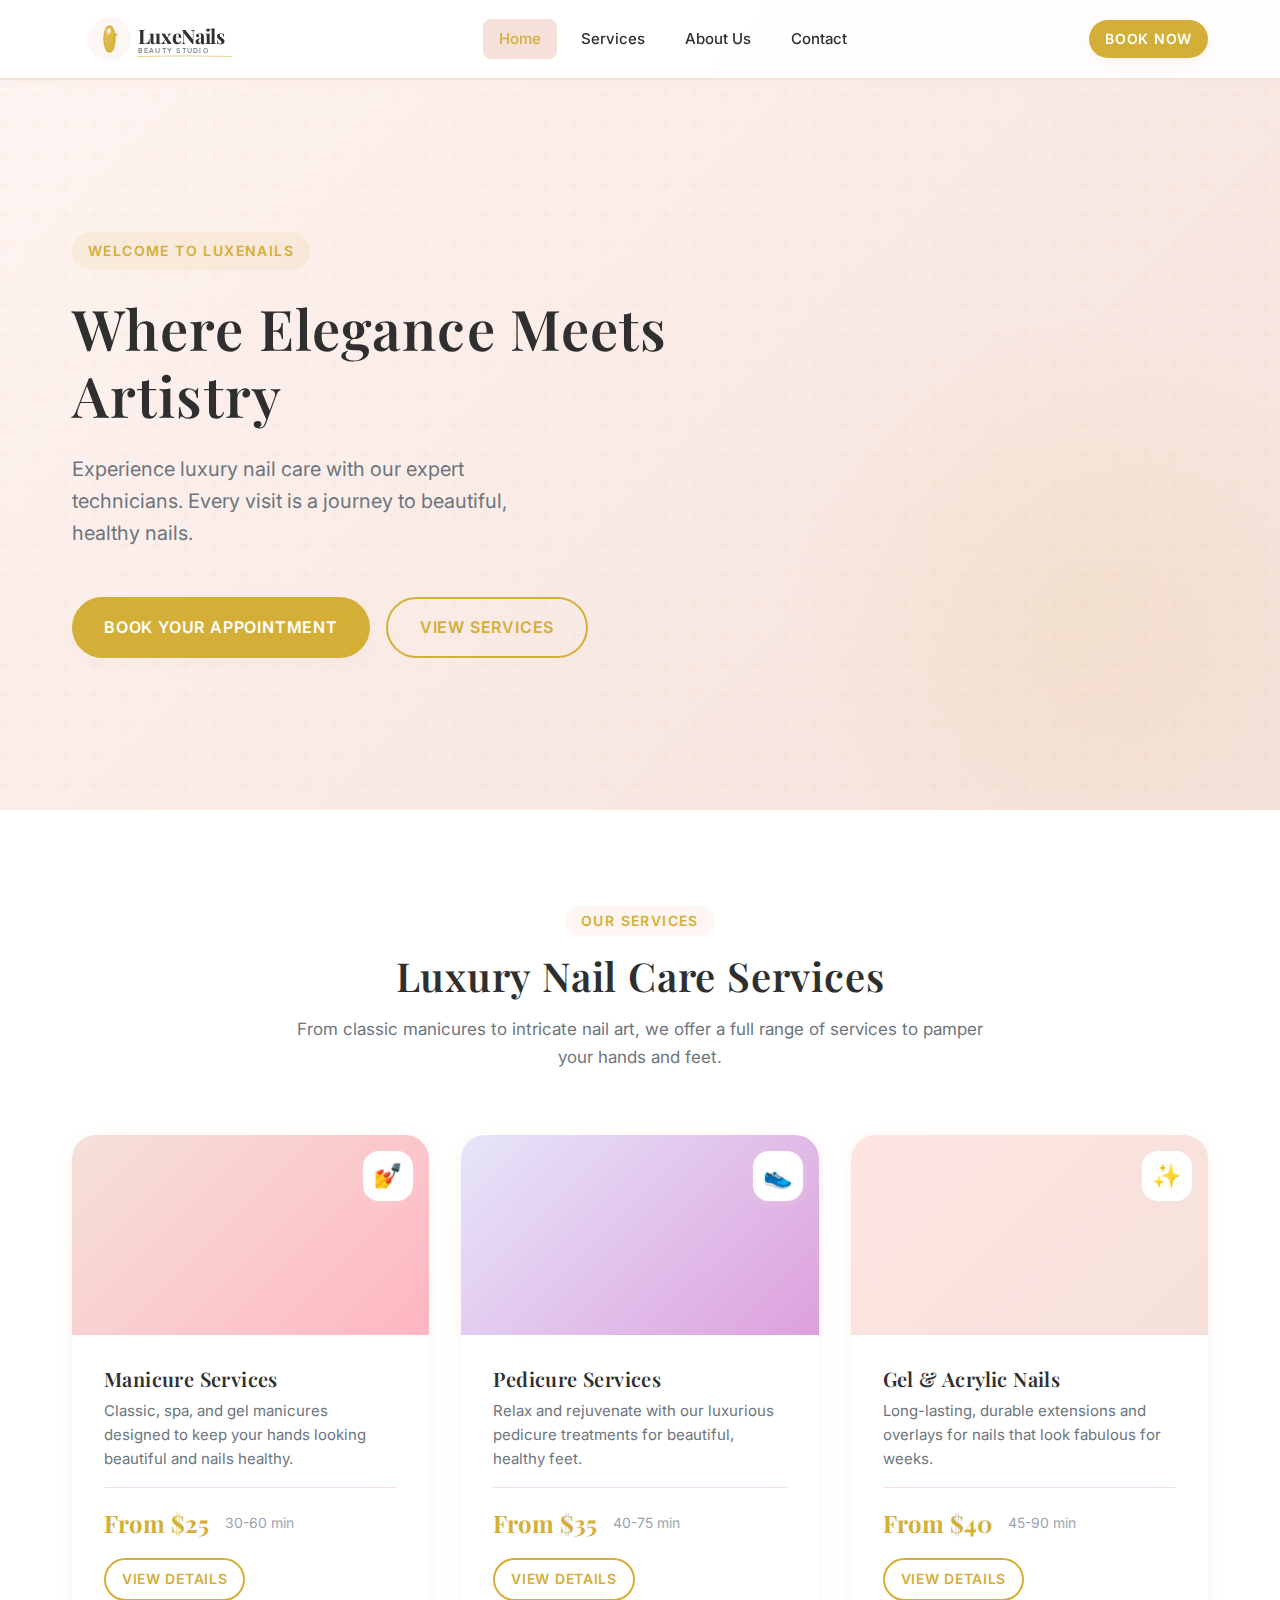
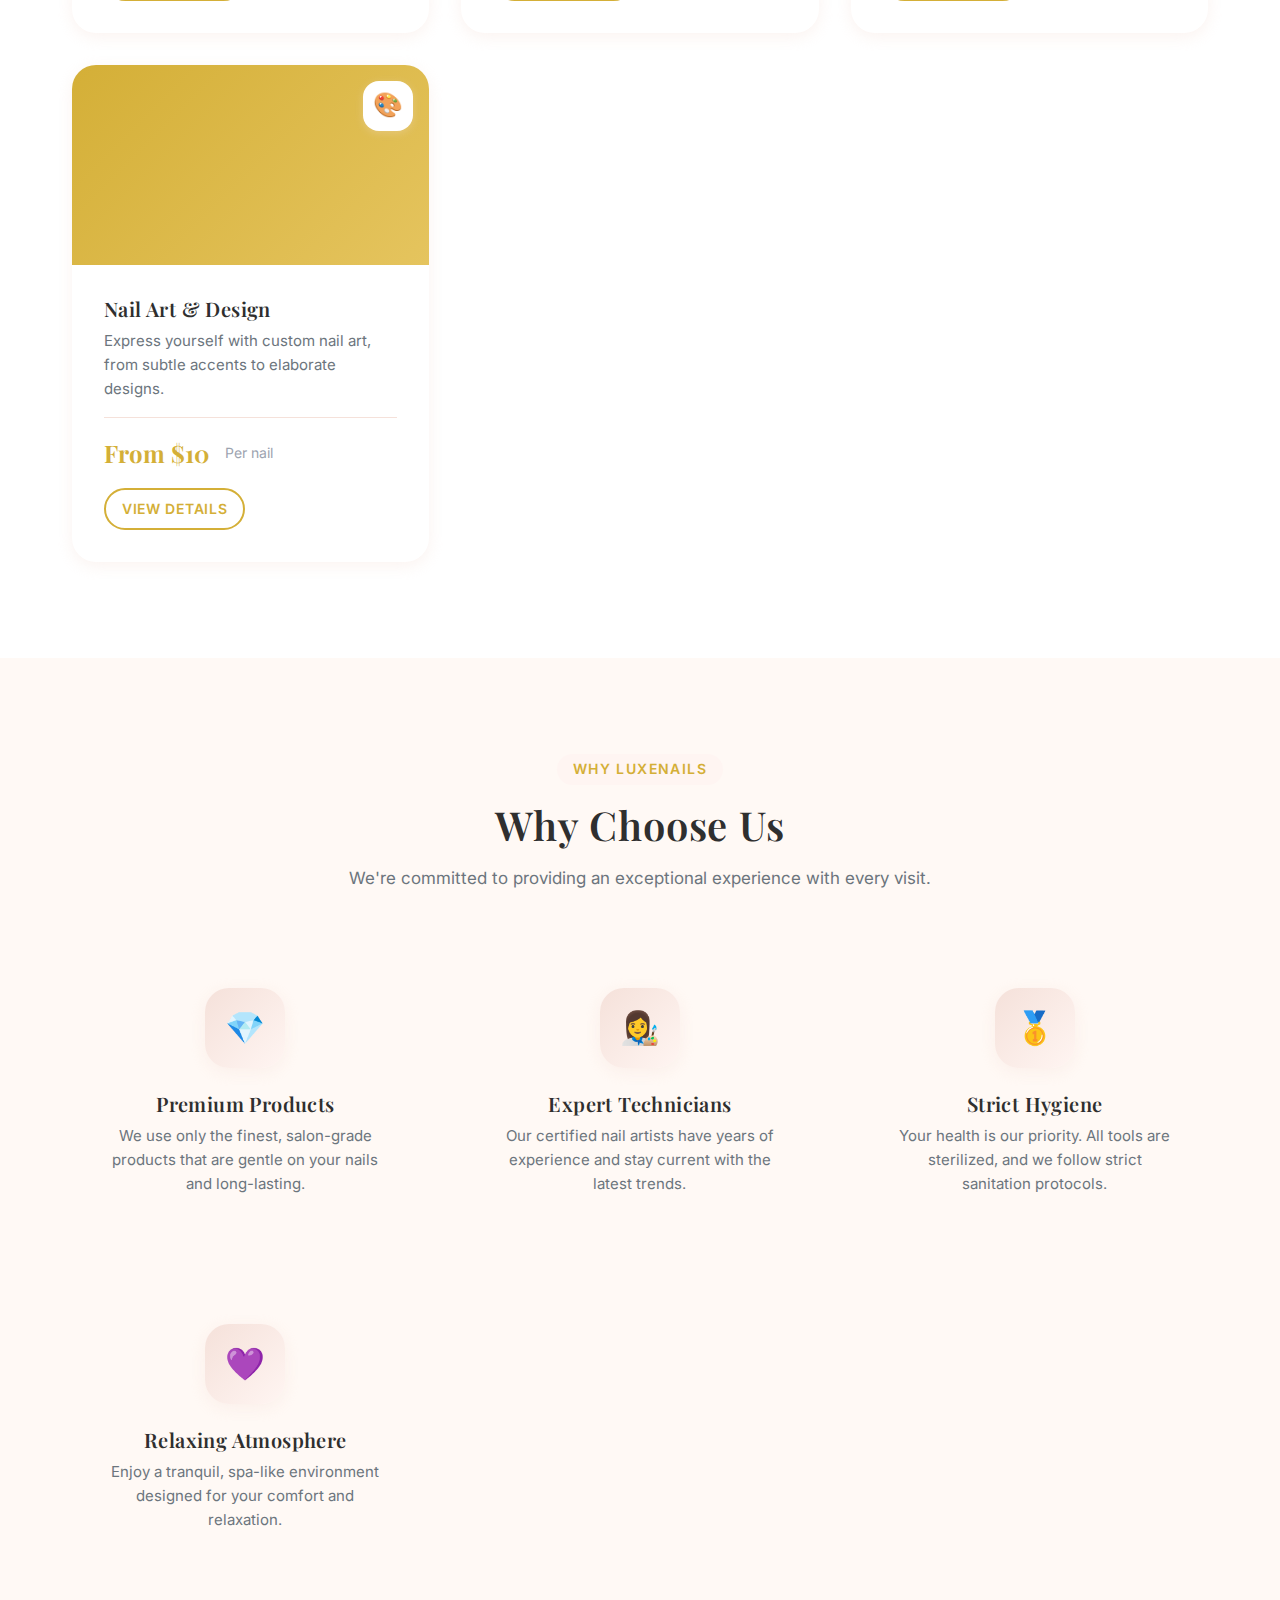
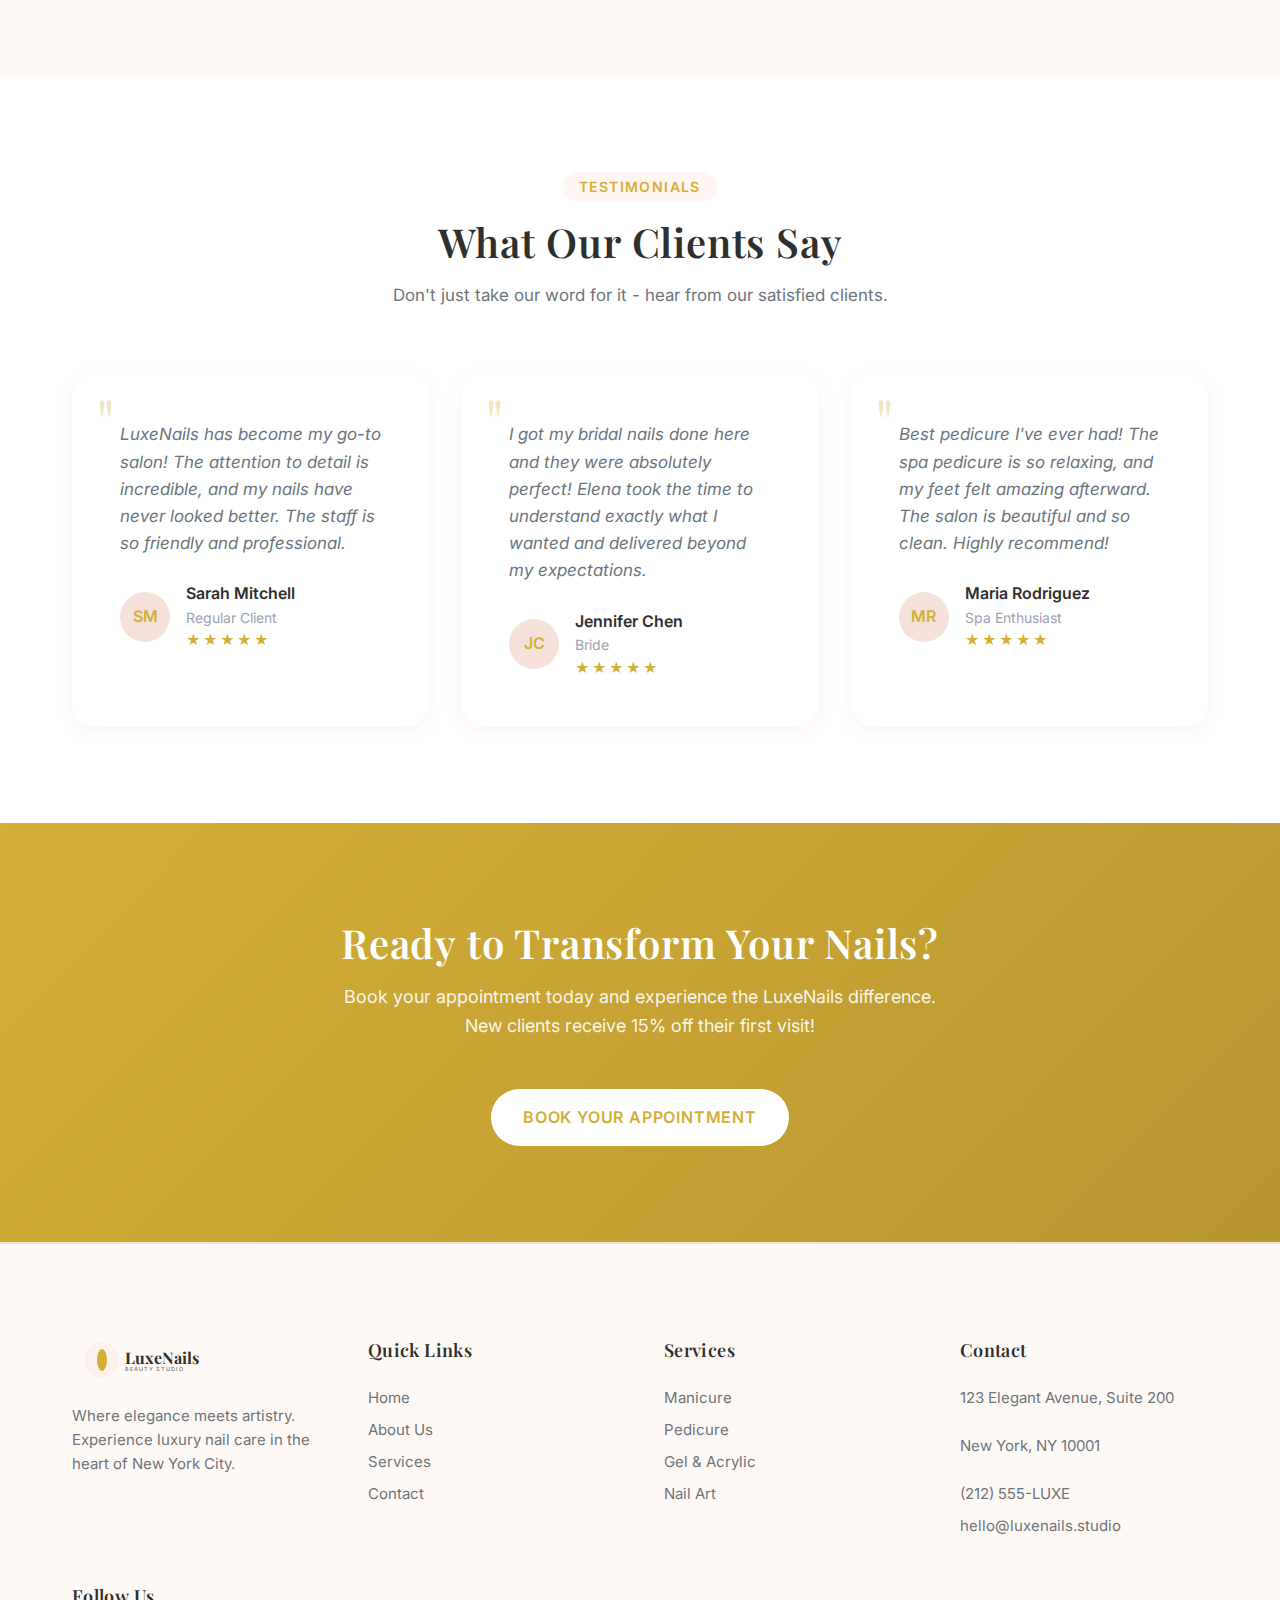
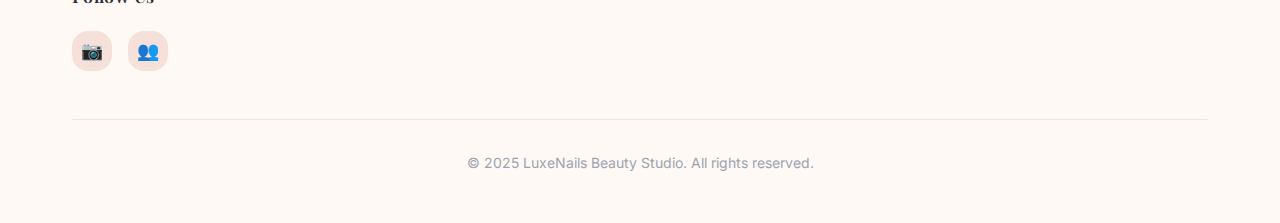
<file: index.html>
<!DOCTYPE html>
<html lang="en">
<head>
  <meta charset="UTF-8">
  <meta name="viewport" content="width=device-width, initial-scale=1.0">
  <meta name="description" content="LuxeNails Beauty Studio - Where Elegance Meets Artistry. Experience luxury nail care with our expert technicians in New York City.">
  <meta name="keywords" content="nail salon, manicure, pedicure, gel nails, acrylic nails, nail art, New York">
  <meta name="author" content="LuxeNails Beauty Studio">

  <!-- Open Graph -->
  <meta property="og:title" content="LuxeNails Beauty Studio - Where Elegance Meets Artistry">
  <meta property="og:description" content="Experience luxury nail care with our expert technicians.">
  <meta property="og:type" content="website">
  <meta property="og:url" content="https://yourusername.github.io/nails-ghbhst/">

  <title>LuxeNails Beauty Studio - Where Elegance Meets Artistry</title>

  <!-- Fonts -->
  <link rel="preconnect" href="https://fonts.googleapis.com">
  <link rel="preconnect" href="https://fonts.gstatic.com" crossorigin>
  <link href="https://fonts.googleapis.com/css2?family=Inter:wght@400;500;600;700&family=Playfair+Display:wght@400;500;600;700&display=swap" rel="stylesheet">

  <!-- Styles -->
  <link rel="stylesheet" href="css/styles.css">

  <!-- Favicon -->
  <link rel="icon" type="image/svg+xml" href="images/favicon.svg">
</head>
<body>
  <!-- Header -->
  <header class="header">
    <div class="container header__inner">
      <a href="index.html" class="logo" aria-label="LuxeNails Beauty Studio Home">
        <svg width="200" height="50" viewBox="0 0 280 80" fill="none" xmlns="http://www.w3.org/2000/svg">
          <circle cx="40" cy="40" r="35" fill="#F5E1DA" opacity="0.3"/>
          <g id="nail-icon">
            <ellipse cx="40" cy="40" rx="10" ry="22" fill="#D4AF37"/>
            <ellipse cx="40" cy="40" rx="8" ry="20" fill="url(#shine-gradient)"/>
            <path d="M 40 22 Q 35 26, 40 32 Q 45 26, 40 22" fill="#FFF5F2" opacity="0.7"/>
            <ellipse cx="38" cy="28" rx="3" ry="5" fill="#FFFFFF" opacity="0.5"/>
            <path d="M 50 30 L 51 32 L 53 31 L 52 33 L 54 34 L 52 34 L 51 36 L 50 34 L 48 34 L 50 33 L 49 31 Z" fill="#D4AF37"/>
          </g>
          <text x="85" y="48" font-family="'Playfair Display', Georgia, serif" font-size="32" font-weight="700" fill="#2F2F2F" letter-spacing="-0.5">LuxeNails</text>
          <text x="85" y="62" font-family="'Inter', sans-serif" font-size="11" font-weight="500" fill="#6C757D" letter-spacing="2">BEAUTY STUDIO</text>
          <path d="M 85 68 Q 160 66, 235 68" stroke="#D4AF37" stroke-width="1.5" fill="none" opacity="0.6"/>
          <defs>
            <linearGradient id="shine-gradient" x1="0%" y1="0%" x2="100%" y2="100%">
              <stop offset="0%" style="stop-color:#E5C45E;stop-opacity:1" />
              <stop offset="100%" style="stop-color:#D4AF37;stop-opacity:1" />
            </linearGradient>
          </defs>
        </svg>
      </a>

      <nav class="nav" aria-label="Main navigation">
        <ul class="nav__list">
          <li class="nav__item">
            <a href="index.html" class="nav__link nav__link--active">Home</a>
          </li>
          <li class="nav__item nav__item--has-dropdown">
            <a href="#" class="nav__link">Services</a>
            <ul class="nav__dropdown">
              <li><a href="services/manicure.html" class="nav__link">Manicure</a></li>
              <li><a href="services/pedicure.html" class="nav__link">Pedicure</a></li>
              <li><a href="services/gel-acrylic.html" class="nav__link">Gel & Acrylic</a></li>
              <li><a href="services/nail-art.html" class="nav__link">Nail Art</a></li>
            </ul>
          </li>
          <li class="nav__item">
            <a href="about.html" class="nav__link">About Us</a>
          </li>
          <li class="nav__item">
            <a href="contact.html" class="nav__link">Contact</a>
          </li>
        </ul>
      </nav>

      <a href="contact.html#booking" class="btn btn--primary btn--small btn--header">Book Now</a>

      <button class="menu-toggle" aria-label="Toggle menu" aria-expanded="false">
        <span></span>
        <span></span>
        <span></span>
      </button>
    </div>
  </header>

  <main>
    <!-- Hero Section -->
    <section class="hero">
      <div class="container">
        <div class="hero__content">
          <span class="hero__tagline">Welcome to LuxeNails</span>
          <h1 class="hero__title">Where Elegance Meets Artistry</h1>
          <p class="hero__subtitle">Experience luxury nail care with our expert technicians. Every visit is a journey to beautiful, healthy nails.</p>
          <div class="hero__buttons">
            <a href="contact.html#booking" class="btn btn--primary">Book Your Appointment</a>
            <a href="#services" class="btn btn--secondary">View Services</a>
          </div>
        </div>
      </div>
      <div class="hero__decoration"></div>
    </section>

    <!-- Services Section -->
    <section id="services" class="section">
      <div class="container">
        <div class="section-header">
          <span class="section-header__subtitle">Our Services</span>
          <h2 class="section-header__title">Luxury Nail Care Services</h2>
          <p class="section-header__description">From classic manicures to intricate nail art, we offer a full range of services to pamper your hands and feet.</p>
        </div>

        <div class="services-grid">
          <article class="service-card">
            <div class="service-card__image" style="background: linear-gradient(135deg, #F5E1DA 0%, #FFB6C1 100%);">
              <span class="service-card__icon">&#128133;</span>
            </div>
            <div class="service-card__content">
              <h3 class="service-card__title">Manicure Services</h3>
              <p class="service-card__description">Classic, spa, and gel manicures designed to keep your hands looking beautiful and nails healthy.</p>
              <div class="service-card__price">
                <span class="service-card__price-value">From $25</span>
                <span class="service-card__duration">30-60 min</span>
              </div>
              <a href="services/manicure.html" class="btn btn--secondary btn--small mt-1">View Details</a>
            </div>
          </article>

          <article class="service-card">
            <div class="service-card__image" style="background: linear-gradient(135deg, #E6E6FA 0%, #DDA0DD 100%);">
              <span class="service-card__icon">&#128095;</span>
            </div>
            <div class="service-card__content">
              <h3 class="service-card__title">Pedicure Services</h3>
              <p class="service-card__description">Relax and rejuvenate with our luxurious pedicure treatments for beautiful, healthy feet.</p>
              <div class="service-card__price">
                <span class="service-card__price-value">From $35</span>
                <span class="service-card__duration">40-75 min</span>
              </div>
              <a href="services/pedicure.html" class="btn btn--secondary btn--small mt-1">View Details</a>
            </div>
          </article>

          <article class="service-card">
            <div class="service-card__image" style="background: linear-gradient(135deg, #FFE4E1 0%, #F5E1DA 100%);">
              <span class="service-card__icon">&#10024;</span>
            </div>
            <div class="service-card__content">
              <h3 class="service-card__title">Gel & Acrylic Nails</h3>
              <p class="service-card__description">Long-lasting, durable extensions and overlays for nails that look fabulous for weeks.</p>
              <div class="service-card__price">
                <span class="service-card__price-value">From $40</span>
                <span class="service-card__duration">45-90 min</span>
              </div>
              <a href="services/gel-acrylic.html" class="btn btn--secondary btn--small mt-1">View Details</a>
            </div>
          </article>

          <article class="service-card">
            <div class="service-card__image" style="background: linear-gradient(135deg, #D4AF37 0%, #E5C45E 100%);">
              <span class="service-card__icon">&#127912;</span>
            </div>
            <div class="service-card__content">
              <h3 class="service-card__title">Nail Art & Design</h3>
              <p class="service-card__description">Express yourself with custom nail art, from subtle accents to elaborate designs.</p>
              <div class="service-card__price">
                <span class="service-card__price-value">From $10</span>
                <span class="service-card__duration">Per nail</span>
              </div>
              <a href="services/nail-art.html" class="btn btn--secondary btn--small mt-1">View Details</a>
            </div>
          </article>
        </div>
      </div>
    </section>

    <!-- Why Choose Us -->
    <section class="section section--alt">
      <div class="container">
        <div class="section-header">
          <span class="section-header__subtitle">Why LuxeNails</span>
          <h2 class="section-header__title">Why Choose Us</h2>
          <p class="section-header__description">We're committed to providing an exceptional experience with every visit.</p>
        </div>

        <div class="features-grid">
          <div class="feature">
            <div class="feature__icon">&#128142;</div>
            <h3 class="feature__title">Premium Products</h3>
            <p class="feature__description">We use only the finest, salon-grade products that are gentle on your nails and long-lasting.</p>
          </div>

          <div class="feature">
            <div class="feature__icon">&#128105;&#8205;&#127912;</div>
            <h3 class="feature__title">Expert Technicians</h3>
            <p class="feature__description">Our certified nail artists have years of experience and stay current with the latest trends.</p>
          </div>

          <div class="feature">
            <div class="feature__icon">&#129351;</div>
            <h3 class="feature__title">Strict Hygiene</h3>
            <p class="feature__description">Your health is our priority. All tools are sterilized, and we follow strict sanitation protocols.</p>
          </div>

          <div class="feature">
            <div class="feature__icon">&#128156;</div>
            <h3 class="feature__title">Relaxing Atmosphere</h3>
            <p class="feature__description">Enjoy a tranquil, spa-like environment designed for your comfort and relaxation.</p>
          </div>
        </div>
      </div>
    </section>

    <!-- Testimonials -->
    <section class="section">
      <div class="container">
        <div class="section-header">
          <span class="section-header__subtitle">Testimonials</span>
          <h2 class="section-header__title">What Our Clients Say</h2>
          <p class="section-header__description">Don't just take our word for it - hear from our satisfied clients.</p>
        </div>

        <div class="testimonials-grid">
          <article class="testimonial">
            <p class="testimonial__text">LuxeNails has become my go-to salon! The attention to detail is incredible, and my nails have never looked better. The staff is so friendly and professional.</p>
            <div class="testimonial__author">
              <div class="testimonial__avatar">SM</div>
              <div>
                <div class="testimonial__name">Sarah Mitchell</div>
                <div class="testimonial__role">Regular Client</div>
                <div class="testimonial__stars">&#9733;&#9733;&#9733;&#9733;&#9733;</div>
              </div>
            </div>
          </article>

          <article class="testimonial">
            <p class="testimonial__text">I got my bridal nails done here and they were absolutely perfect! Elena took the time to understand exactly what I wanted and delivered beyond my expectations.</p>
            <div class="testimonial__author">
              <div class="testimonial__avatar">JC</div>
              <div>
                <div class="testimonial__name">Jennifer Chen</div>
                <div class="testimonial__role">Bride</div>
                <div class="testimonial__stars">&#9733;&#9733;&#9733;&#9733;&#9733;</div>
              </div>
            </div>
          </article>

          <article class="testimonial">
            <p class="testimonial__text">Best pedicure I've ever had! The spa pedicure is so relaxing, and my feet felt amazing afterward. The salon is beautiful and so clean. Highly recommend!</p>
            <div class="testimonial__author">
              <div class="testimonial__avatar">MR</div>
              <div>
                <div class="testimonial__name">Maria Rodriguez</div>
                <div class="testimonial__role">Spa Enthusiast</div>
                <div class="testimonial__stars">&#9733;&#9733;&#9733;&#9733;&#9733;</div>
              </div>
            </div>
          </article>
        </div>
      </div>
    </section>

    <!-- CTA Section -->
    <section class="cta">
      <div class="container">
        <h2 class="cta__title">Ready to Transform Your Nails?</h2>
        <p class="cta__text">Book your appointment today and experience the LuxeNails difference. New clients receive 15% off their first visit!</p>
        <a href="contact.html#booking" class="btn btn--white">Book Your Appointment</a>
      </div>
    </section>
  </main>

  <!-- Footer -->
  <footer class="footer">
    <div class="container">
      <div class="footer__grid">
        <div class="footer__brand">
          <div class="footer__logo">
            <svg width="160" height="40" viewBox="0 0 280 80" fill="none" xmlns="http://www.w3.org/2000/svg">
              <circle cx="40" cy="40" r="35" fill="#F5E1DA" opacity="0.3"/>
              <ellipse cx="40" cy="40" rx="10" ry="22" fill="#D4AF37"/>
              <text x="85" y="48" font-family="'Playfair Display', Georgia, serif" font-size="32" font-weight="700" fill="#2F2F2F">LuxeNails</text>
              <text x="85" y="62" font-family="'Inter', sans-serif" font-size="11" font-weight="500" fill="#6C757D" letter-spacing="2">BEAUTY STUDIO</text>
            </svg>
          </div>
          <p class="footer__description">Where elegance meets artistry. Experience luxury nail care in the heart of New York City.</p>
        </div>

        <div class="footer__column">
          <h4 class="footer__title">Quick Links</h4>
          <nav class="footer__links">
            <a href="index.html" class="footer__link">Home</a>
            <a href="about.html" class="footer__link">About Us</a>
            <a href="services/manicure.html" class="footer__link">Services</a>
            <a href="contact.html" class="footer__link">Contact</a>
          </nav>
        </div>

        <div class="footer__column">
          <h4 class="footer__title">Services</h4>
          <nav class="footer__links">
            <a href="services/manicure.html" class="footer__link">Manicure</a>
            <a href="services/pedicure.html" class="footer__link">Pedicure</a>
            <a href="services/gel-acrylic.html" class="footer__link">Gel & Acrylic</a>
            <a href="services/nail-art.html" class="footer__link">Nail Art</a>
          </nav>
        </div>

        <div class="footer__column">
          <h4 class="footer__title">Contact</h4>
          <div class="footer__links">
            <p class="footer__link">123 Elegant Avenue, Suite 200</p>
            <p class="footer__link">New York, NY 10001</p>
            <a href="tel:+12125555893" class="footer__link">(212) 555-LUXE</a>
            <a href="mailto:hello@luxenails.studio" class="footer__link">hello@luxenails.studio</a>
          </div>
        </div>

        <div class="footer__column">
          <h4 class="footer__title">Follow Us</h4>
          <div class="footer__social">
            <a href="https://instagram.com/LuxeNailsStudio" class="footer__social-link" aria-label="Instagram" target="_blank" rel="noopener">
              &#128247;
            </a>
            <a href="https://facebook.com/LuxeNailsBeautyStudio" class="footer__social-link" aria-label="Facebook" target="_blank" rel="noopener">
              &#128101;
            </a>
          </div>
        </div>
      </div>

      <div class="footer__bottom">
        <p>&copy; 2025 LuxeNails Beauty Studio. All rights reserved.</p>
      </div>
    </div>
  </footer>

  <!-- Scripts -->
  <script src="js/main.js"></script>
</body>
</html>
</file>
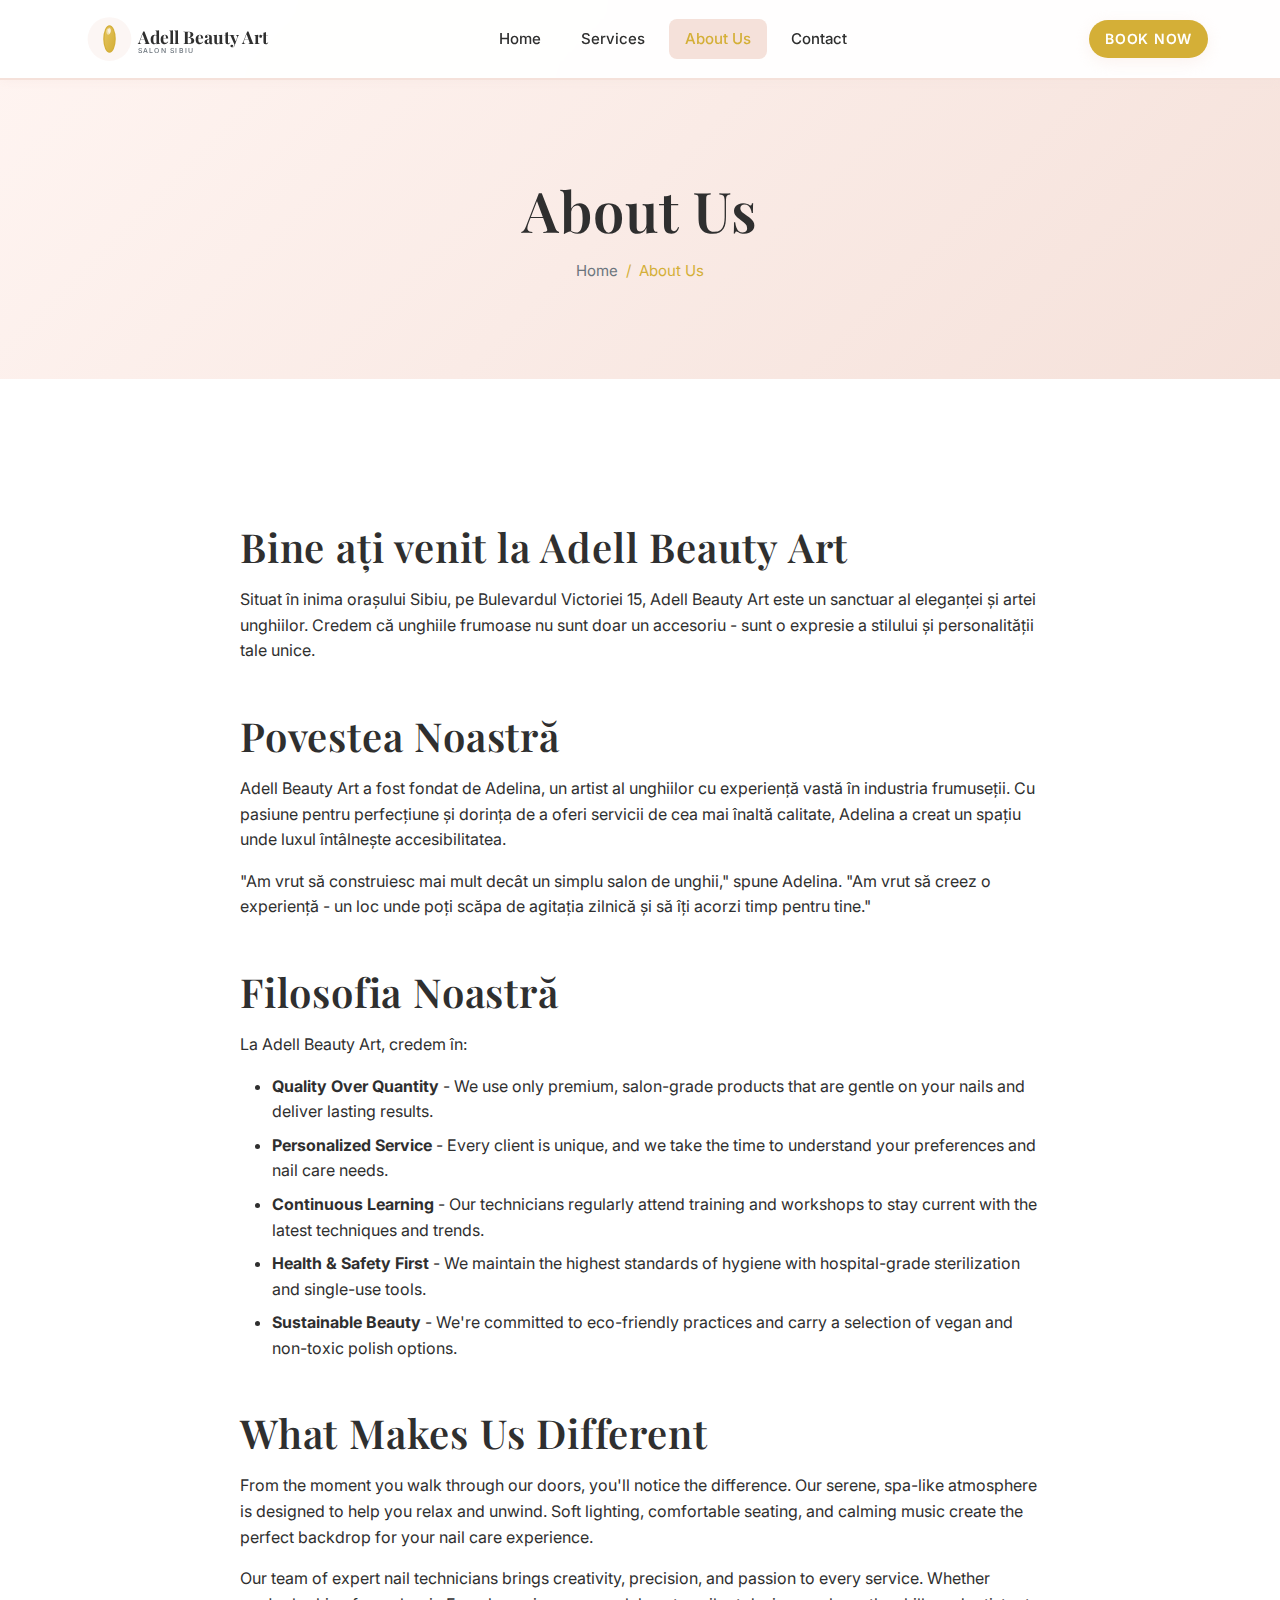
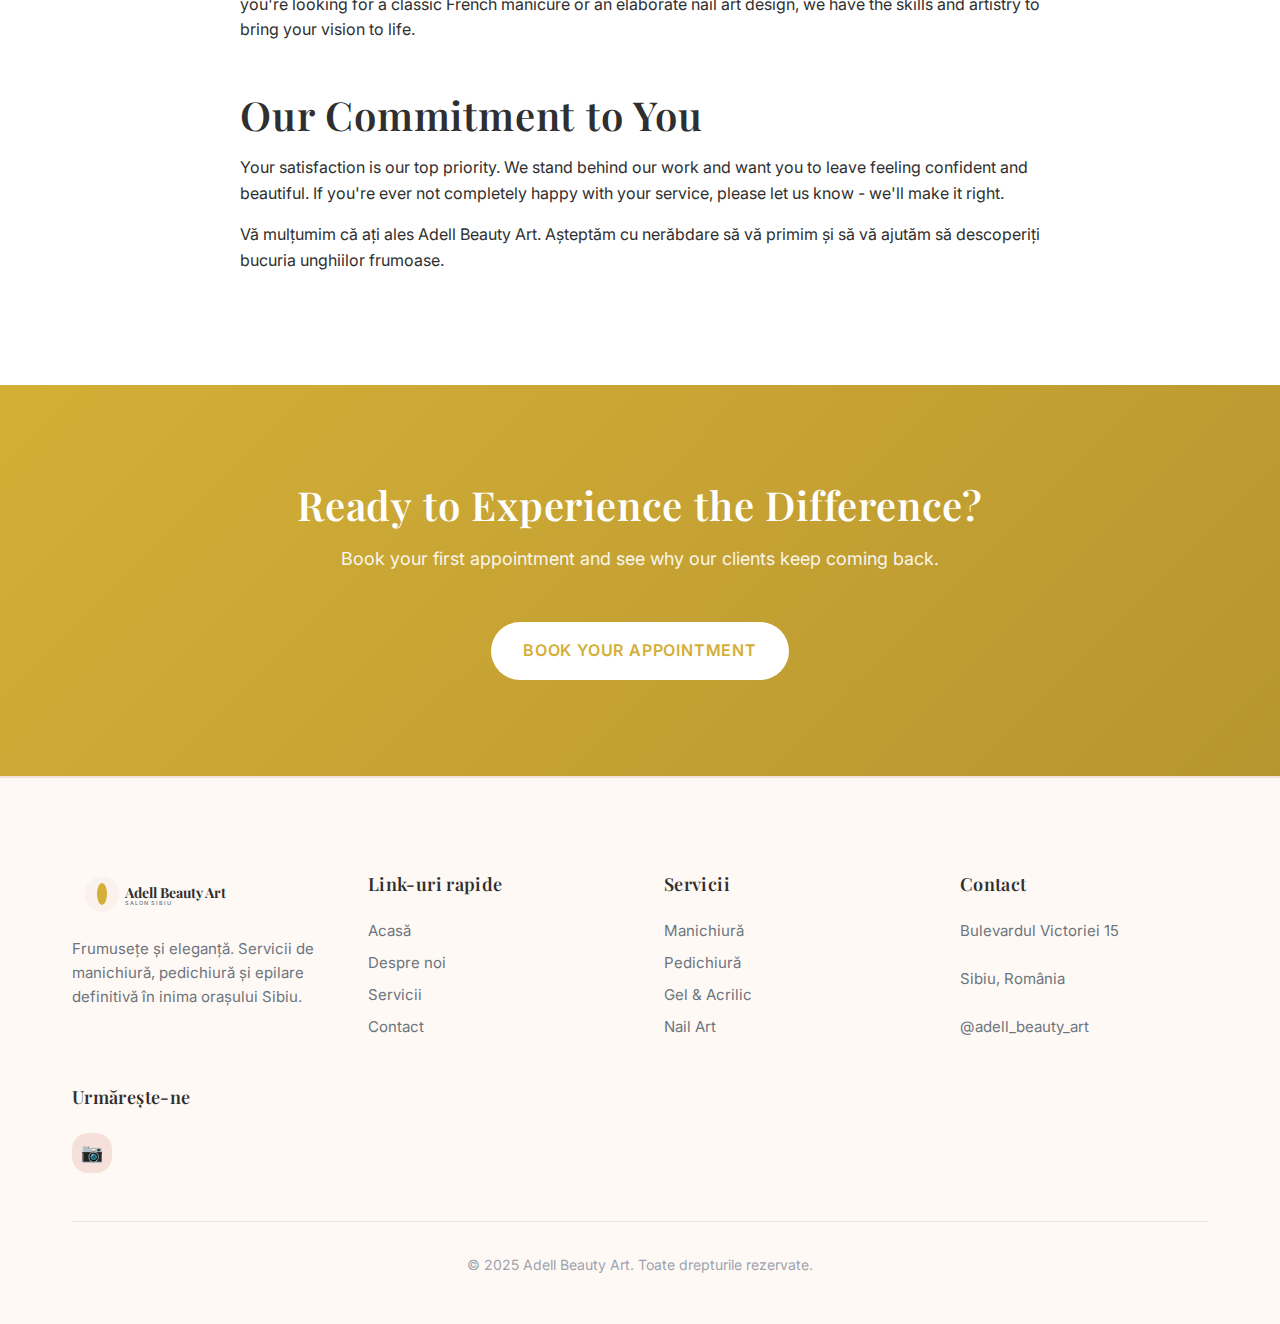
<file: about.html>
<!DOCTYPE html>
<html lang="en">
<head>
  <meta charset="UTF-8">
  <meta name="viewport" content="width=device-width, initial-scale=1.0">
  <meta name="description" content="Despre Adell Beauty Art - Povestea noastră și filosofia salonului din Sibiu, Bulevardul Victoriei 15.">
  <title>Despre Noi - Adell Beauty Art Sibiu</title>

  <!-- Fonts -->
  <link rel="preconnect" href="https://fonts.googleapis.com">
  <link rel="preconnect" href="https://fonts.gstatic.com" crossorigin>
  <link href="https://fonts.googleapis.com/css2?family=Inter:wght@400;500;600;700&family=Playfair+Display:wght@400;500;600;700&display=swap" rel="stylesheet">

  <!-- Styles -->
  <link rel="stylesheet" href="css/styles.css">

  <!-- Favicon -->
  <link rel="icon" type="image/svg+xml" href="images/favicon.svg">
</head>
<body>
  <!-- Header -->
  <header class="header">
    <div class="container header__inner">
      <a href="index.html" class="logo" aria-label="Adell Beauty Art Home">
        <svg width="200" height="50" viewBox="0 0 280 80" fill="none" xmlns="http://www.w3.org/2000/svg">
          <circle cx="40" cy="40" r="35" fill="#F5E1DA" opacity="0.3"/>
          <g id="nail-icon">
            <ellipse cx="40" cy="40" rx="10" ry="22" fill="#D4AF37"/>
            <ellipse cx="40" cy="40" rx="8" ry="20" fill="url(#shine-gradient)"/>
            <path d="M 40 22 Q 35 26, 40 32 Q 45 26, 40 22" fill="#FFF5F2" opacity="0.7"/>
            <ellipse cx="38" cy="28" rx="3" ry="5" fill="#FFFFFF" opacity="0.5"/>
          </g>
          <text x="85" y="48" font-family="'Playfair Display', Georgia, serif" font-size="28" font-weight="700" fill="#2F2F2F">Adell Beauty Art</text>
          <text x="85" y="62" font-family="'Inter', sans-serif" font-size="11" font-weight="500" fill="#6C757D" letter-spacing="2">SALON SIBIU</text>
          <defs>
            <linearGradient id="shine-gradient" x1="0%" y1="0%" x2="100%" y2="100%">
              <stop offset="0%" style="stop-color:#E5C45E" />
              <stop offset="100%" style="stop-color:#D4AF37" />
            </linearGradient>
          </defs>
        </svg>
      </a>

      <nav class="nav" aria-label="Main navigation">
        <ul class="nav__list">
          <li class="nav__item">
            <a href="index.html" class="nav__link">Home</a>
          </li>
          <li class="nav__item nav__item--has-dropdown">
            <a href="#" class="nav__link">Services</a>
            <ul class="nav__dropdown">
              <li><a href="services/manicure.html" class="nav__link">Manicure</a></li>
              <li><a href="services/pedicure.html" class="nav__link">Pedicure</a></li>
              <li><a href="services/gel-acrylic.html" class="nav__link">Gel & Acrylic</a></li>
              <li><a href="services/nail-art.html" class="nav__link">Nail Art</a></li>
            </ul>
          </li>
          <li class="nav__item">
            <a href="about.html" class="nav__link nav__link--active">About Us</a>
          </li>
          <li class="nav__item">
            <a href="contact.html" class="nav__link">Contact</a>
          </li>
        </ul>
      </nav>

      <a href="contact.html#booking" class="btn btn--primary btn--small btn--header">Book Now</a>

      <button class="menu-toggle" aria-label="Toggle menu" aria-expanded="false">
        <span></span>
        <span></span>
        <span></span>
      </button>
    </div>
  </header>

  <main>
    <!-- Page Header -->
    <section class="page-header">
      <div class="container">
        <h1 class="page-header__title">About Us</h1>
        <nav class="page-header__breadcrumb" aria-label="Breadcrumb">
          <a href="index.html">Home</a>
          <span>/</span>
          <span>About Us</span>
        </nav>
      </div>
    </section>

    <!-- About Content -->
    <section class="section">
      <div class="container">
        <div class="content">
          <h2>Bine ați venit la Adell Beauty Art</h2>
          <p>Situat în inima orașului Sibiu, pe Bulevardul Victoriei 15, Adell Beauty Art este un sanctuar al eleganței și artei unghiilor. Credem că unghiile frumoase nu sunt doar un accesoriu - sunt o expresie a stilului și personalității tale unice.</p>

          <h2>Povestea Noastră</h2>
          <p>Adell Beauty Art a fost fondat de Adelina, un artist al unghiilor cu experiență vastă în industria frumuseții. Cu pasiune pentru perfecțiune și dorința de a oferi servicii de cea mai înaltă calitate, Adelina a creat un spațiu unde luxul întâlnește accesibilitatea.</p>
          <p>"Am vrut să construiesc mai mult decât un simplu salon de unghii," spune Adelina. "Am vrut să creez o experiență - un loc unde poți scăpa de agitația zilnică și să îți acorzi timp pentru tine."</p>

          <h2>Filosofia Noastră</h2>
          <p>La Adell Beauty Art, credem în:</p>
          <ul>
            <li><strong>Quality Over Quantity</strong> - We use only premium, salon-grade products that are gentle on your nails and deliver lasting results.</li>
            <li><strong>Personalized Service</strong> - Every client is unique, and we take the time to understand your preferences and nail care needs.</li>
            <li><strong>Continuous Learning</strong> - Our technicians regularly attend training and workshops to stay current with the latest techniques and trends.</li>
            <li><strong>Health & Safety First</strong> - We maintain the highest standards of hygiene with hospital-grade sterilization and single-use tools.</li>
            <li><strong>Sustainable Beauty</strong> - We're committed to eco-friendly practices and carry a selection of vegan and non-toxic polish options.</li>
          </ul>

          <h2>What Makes Us Different</h2>
          <p>From the moment you walk through our doors, you'll notice the difference. Our serene, spa-like atmosphere is designed to help you relax and unwind. Soft lighting, comfortable seating, and calming music create the perfect backdrop for your nail care experience.</p>
          <p>Our team of expert nail technicians brings creativity, precision, and passion to every service. Whether you're looking for a classic French manicure or an elaborate nail art design, we have the skills and artistry to bring your vision to life.</p>

          <h2>Our Commitment to You</h2>
          <p>Your satisfaction is our top priority. We stand behind our work and want you to leave feeling confident and beautiful. If you're ever not completely happy with your service, please let us know - we'll make it right.</p>
          <p>Vă mulțumim că ați ales Adell Beauty Art. Așteptăm cu nerăbdare să vă primim și să vă ajutăm să descoperiți bucuria unghiilor frumoase.</p>
        </div>
      </div>
    </section>

    <!-- CTA Section -->
    <section class="cta">
      <div class="container">
        <h2 class="cta__title">Ready to Experience the Difference?</h2>
        <p class="cta__text">Book your first appointment and see why our clients keep coming back.</p>
        <a href="contact.html#booking" class="btn btn--white">Book Your Appointment</a>
      </div>
    </section>
  </main>

  <!-- Footer -->
  <footer class="footer">
    <div class="container">
      <div class="footer__grid">
        <div class="footer__brand">
          <div class="footer__logo">
            <svg width="160" height="40" viewBox="0 0 280 80" fill="none" xmlns="http://www.w3.org/2000/svg">
              <circle cx="40" cy="40" r="35" fill="#F5E1DA" opacity="0.3"/>
              <ellipse cx="40" cy="40" rx="10" ry="22" fill="#D4AF37"/>
              <text x="85" y="48" font-family="'Playfair Display', Georgia, serif" font-size="28" font-weight="700" fill="#2F2F2F">Adell Beauty Art</text>
              <text x="85" y="62" font-family="'Inter', sans-serif" font-size="11" font-weight="500" fill="#6C757D" letter-spacing="2">SALON SIBIU</text>
            </svg>
          </div>
          <p class="footer__description">Frumusețe și eleganță. Servicii de manichiură, pedichiură și epilare definitivă în inima orașului Sibiu.</p>
        </div>

        <div class="footer__column">
          <h4 class="footer__title">Link-uri rapide</h4>
          <nav class="footer__links">
            <a href="index.html" class="footer__link">Acasă</a>
            <a href="about.html" class="footer__link">Despre noi</a>
            <a href="services/manicure.html" class="footer__link">Servicii</a>
            <a href="contact.html" class="footer__link">Contact</a>
          </nav>
        </div>

        <div class="footer__column">
          <h4 class="footer__title">Servicii</h4>
          <nav class="footer__links">
            <a href="services/manicure.html" class="footer__link">Manichiură</a>
            <a href="services/pedicure.html" class="footer__link">Pedichiură</a>
            <a href="services/gel-acrylic.html" class="footer__link">Gel & Acrilic</a>
            <a href="services/nail-art.html" class="footer__link">Nail Art</a>
          </nav>
        </div>

        <div class="footer__column">
          <h4 class="footer__title">Contact</h4>
          <div class="footer__links">
            <p class="footer__link">Bulevardul Victoriei 15</p>
            <p class="footer__link">Sibiu, România</p>
            <a href="https://instagram.com/adell_beauty_art" class="footer__link">@adell_beauty_art</a>
          </div>
        </div>

        <div class="footer__column">
          <h4 class="footer__title">Urmărește-ne</h4>
          <div class="footer__social">
            <a href="https://instagram.com/adell_beauty_art" class="footer__social-link" aria-label="Instagram" target="_blank" rel="noopener">&#128247;</a>
          </div>
        </div>
      </div>

      <div class="footer__bottom">
        <p>&copy; 2025 Adell Beauty Art. Toate drepturile rezervate.</p>
      </div>
    </div>
  </footer>

  <!-- Scripts -->
  <script src="js/main.js"></script>
</body>
</html>
</file>
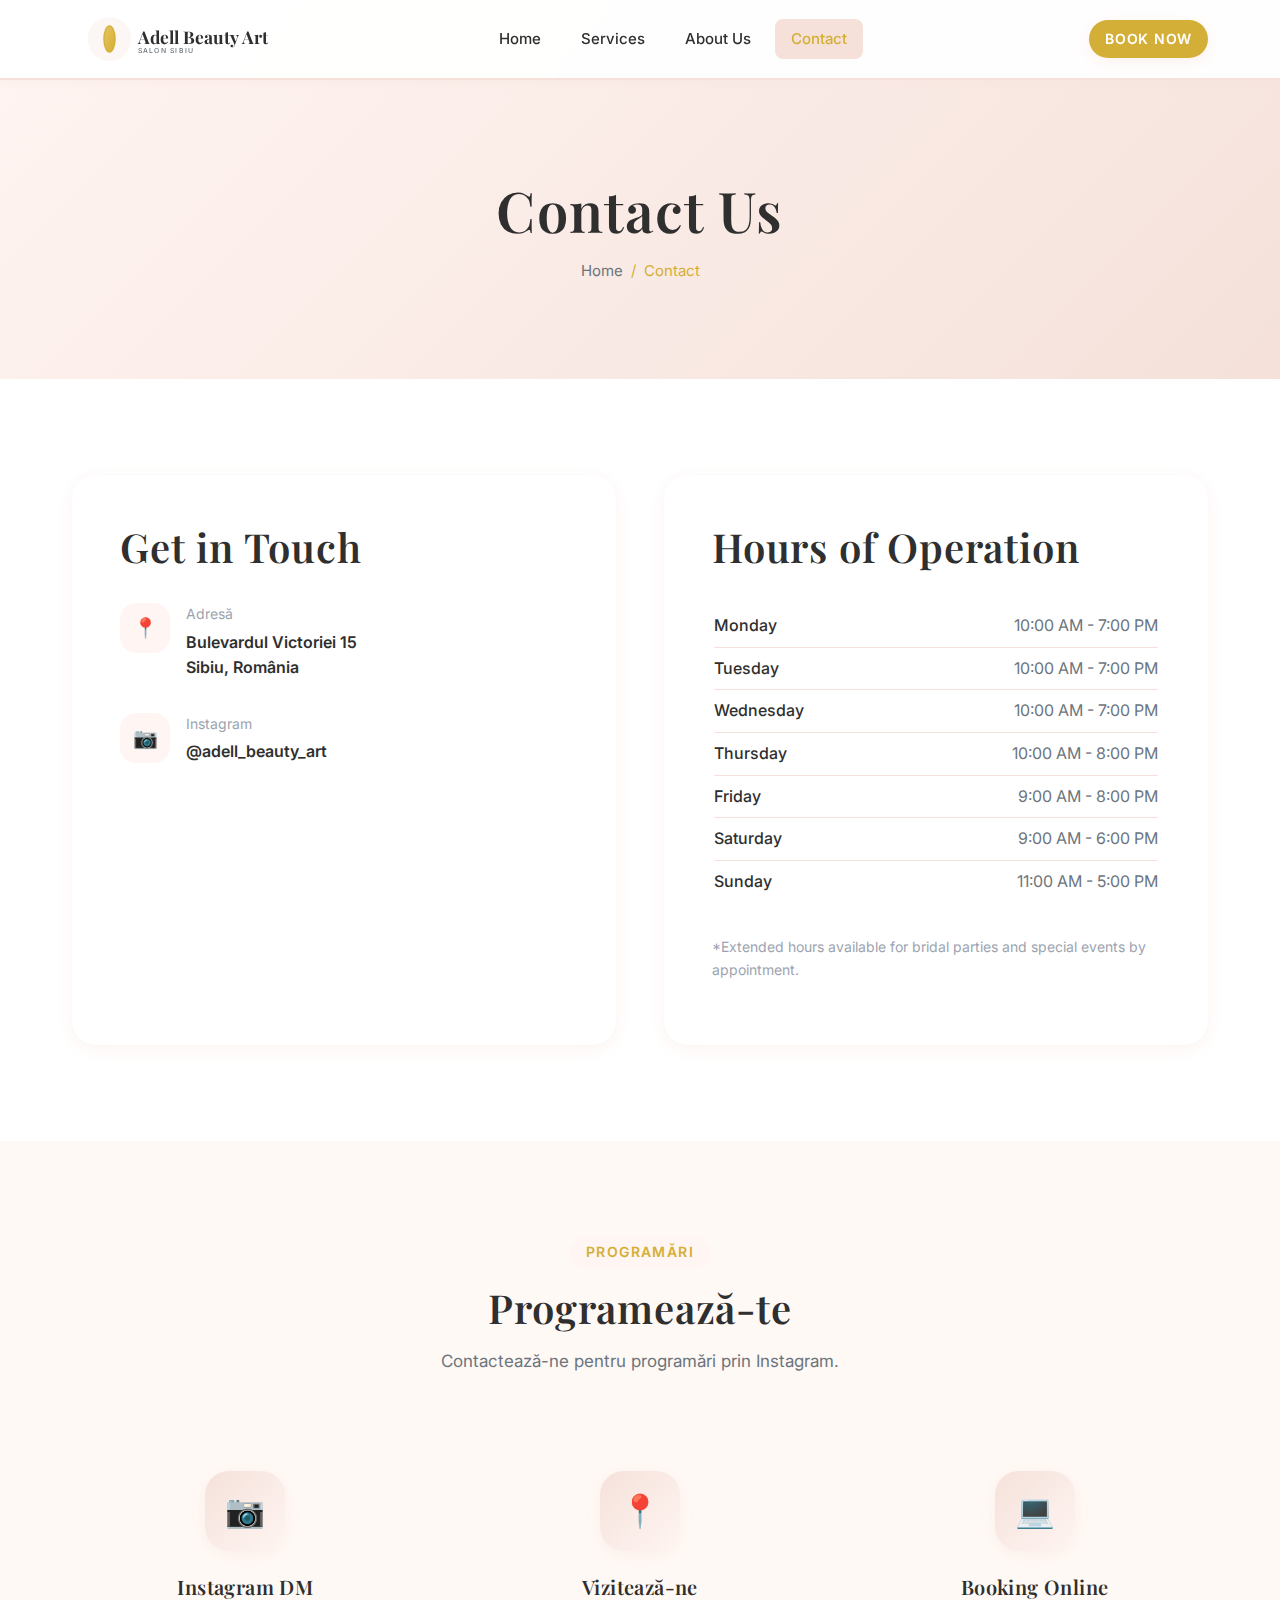
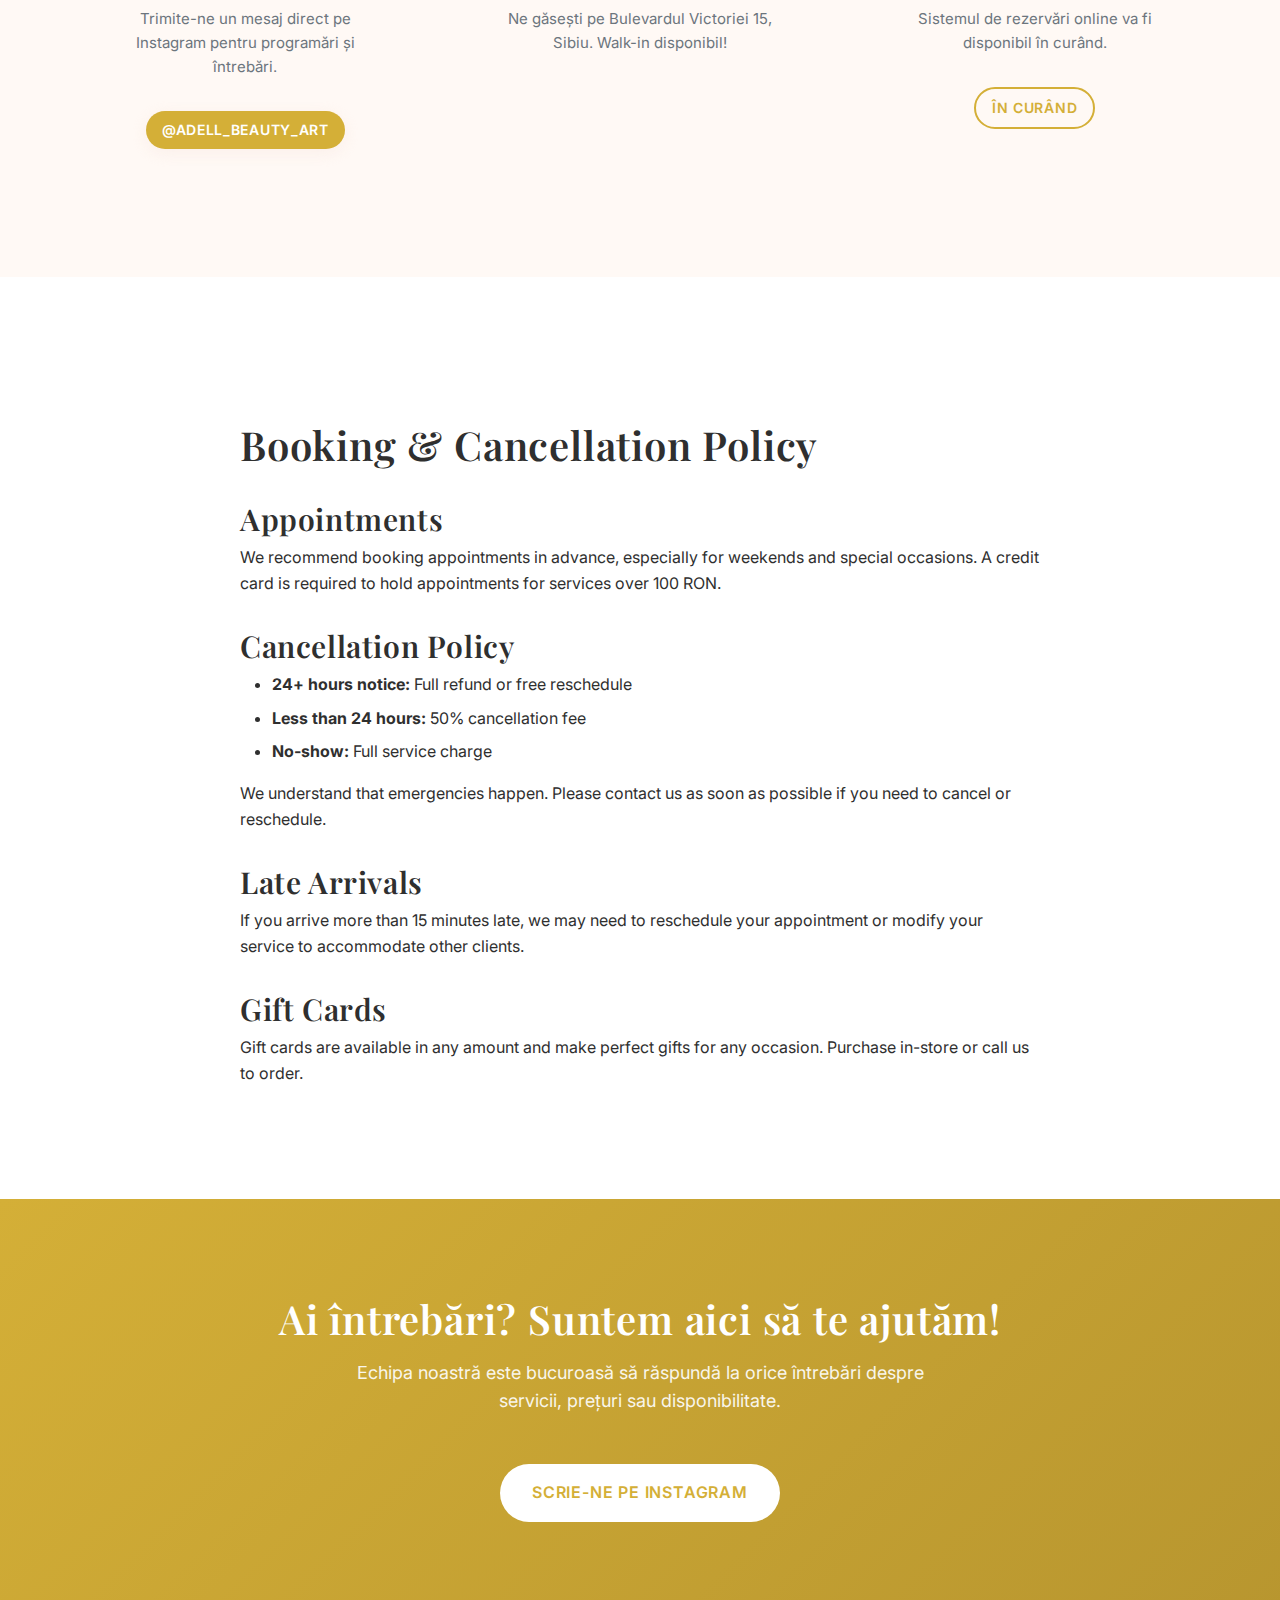
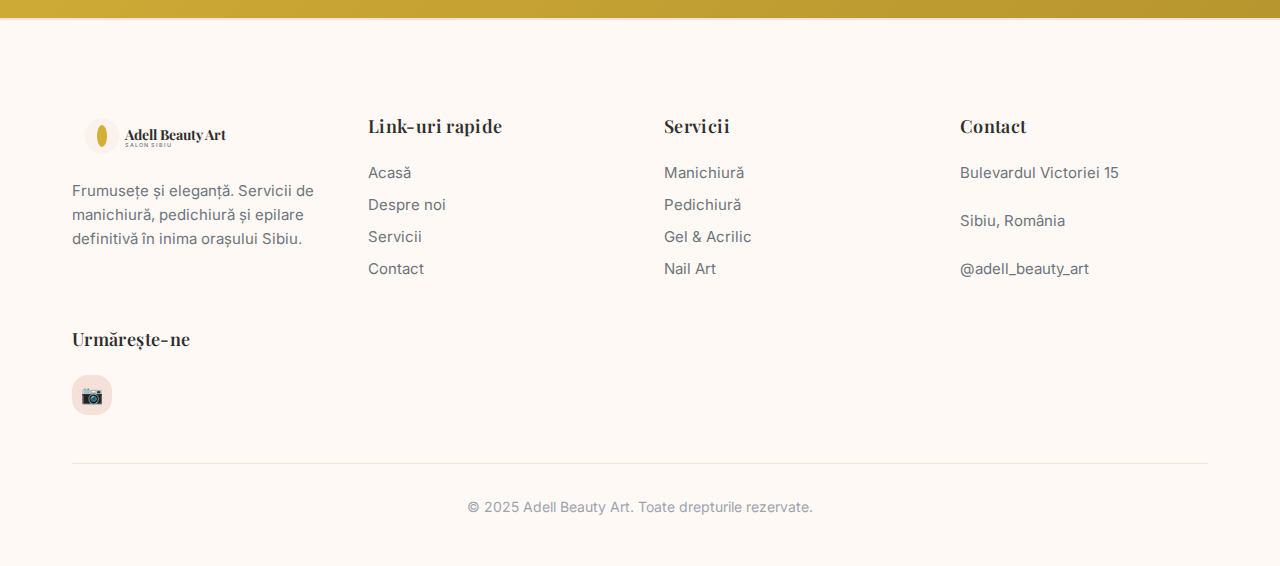
<file: contact.html>
<!DOCTYPE html>
<html lang="en">
<head>
  <meta charset="UTF-8">
  <meta name="viewport" content="width=device-width, initial-scale=1.0">
  <meta name="description" content="Contact Adell Beauty Art - Programează-te pentru servicii de manichiură și pedichiură în Sibiu, Bulevardul Victoriei 15.">
  <title>Contact - Adell Beauty Art Sibiu</title>

  <!-- Fonts -->
  <link rel="preconnect" href="https://fonts.googleapis.com">
  <link rel="preconnect" href="https://fonts.gstatic.com" crossorigin>
  <link href="https://fonts.googleapis.com/css2?family=Inter:wght@400;500;600;700&family=Playfair+Display:wght@400;500;600;700&display=swap" rel="stylesheet">

  <!-- Styles -->
  <link rel="stylesheet" href="css/styles.css">

  <!-- Favicon -->
  <link rel="icon" type="image/svg+xml" href="images/favicon.svg">
</head>
<body>
  <!-- Header -->
  <header class="header">
    <div class="container header__inner">
      <a href="index.html" class="logo" aria-label="Adell Beauty Art Home">
        <svg width="200" height="50" viewBox="0 0 280 80" fill="none" xmlns="http://www.w3.org/2000/svg">
          <circle cx="40" cy="40" r="35" fill="#F5E1DA" opacity="0.3"/>
          <ellipse cx="40" cy="40" rx="10" ry="22" fill="#D4AF37"/>
          <ellipse cx="40" cy="40" rx="8" ry="20" fill="url(#shine-gradient)"/>
          <text x="85" y="48" font-family="'Playfair Display', Georgia, serif" font-size="28" font-weight="700" fill="#2F2F2F">Adell Beauty Art</text>
          <text x="85" y="62" font-family="'Inter', sans-serif" font-size="11" font-weight="500" fill="#6C757D" letter-spacing="2">SALON SIBIU</text>
          <defs>
            <linearGradient id="shine-gradient" x1="0%" y1="0%" x2="100%" y2="100%">
              <stop offset="0%" style="stop-color:#E5C45E" />
              <stop offset="100%" style="stop-color:#D4AF37" />
            </linearGradient>
          </defs>
        </svg>
      </a>

      <nav class="nav" aria-label="Main navigation">
        <ul class="nav__list">
          <li class="nav__item"><a href="index.html" class="nav__link">Home</a></li>
          <li class="nav__item nav__item--has-dropdown">
            <a href="#" class="nav__link">Services</a>
            <ul class="nav__dropdown">
              <li><a href="services/manicure.html" class="nav__link">Manicure</a></li>
              <li><a href="services/pedicure.html" class="nav__link">Pedicure</a></li>
              <li><a href="services/gel-acrylic.html" class="nav__link">Gel & Acrylic</a></li>
              <li><a href="services/nail-art.html" class="nav__link">Nail Art</a></li>
            </ul>
          </li>
          <li class="nav__item"><a href="about.html" class="nav__link">About Us</a></li>
          <li class="nav__item"><a href="contact.html" class="nav__link nav__link--active">Contact</a></li>
        </ul>
      </nav>

      <a href="#booking" class="btn btn--primary btn--small btn--header">Book Now</a>

      <button class="menu-toggle" aria-label="Toggle menu" aria-expanded="false">
        <span></span><span></span><span></span>
      </button>
    </div>
  </header>

  <main>
    <!-- Page Header -->
    <section class="page-header">
      <div class="container">
        <h1 class="page-header__title">Contact Us</h1>
        <nav class="page-header__breadcrumb" aria-label="Breadcrumb">
          <a href="index.html">Home</a>
          <span>/</span>
          <span>Contact</span>
        </nav>
      </div>
    </section>

    <!-- Contact Information -->
    <section class="section">
      <div class="container">
        <div class="contact-grid">
          <!-- Contact Info Card -->
          <div class="contact-info">
            <h2 class="mb-2">Get in Touch</h2>

            <div class="contact-info__item">
              <div class="contact-info__icon">&#128205;</div>
              <div>
                <div class="contact-info__label">Adresă</div>
                <div class="contact-info__value">
                  Bulevardul Victoriei 15<br>
                  Sibiu, România
                </div>
              </div>
            </div>

            <div class="contact-info__item">
              <div class="contact-info__icon">&#128247;</div>
              <div>
                <div class="contact-info__label">Instagram</div>
                <div class="contact-info__value">
                  <a href="https://instagram.com/adell_beauty_art" target="_blank" rel="noopener">@adell_beauty_art</a>
                </div>
              </div>
            </div>
          </div>

          <!-- Hours Card -->
          <div class="contact-info">
            <h2 class="mb-2">Hours of Operation</h2>

            <table class="hours-table">
              <tr>
                <td>Monday</td>
                <td>10:00 AM - 7:00 PM</td>
              </tr>
              <tr>
                <td>Tuesday</td>
                <td>10:00 AM - 7:00 PM</td>
              </tr>
              <tr>
                <td>Wednesday</td>
                <td>10:00 AM - 7:00 PM</td>
              </tr>
              <tr>
                <td>Thursday</td>
                <td>10:00 AM - 8:00 PM</td>
              </tr>
              <tr>
                <td>Friday</td>
                <td>9:00 AM - 8:00 PM</td>
              </tr>
              <tr>
                <td>Saturday</td>
                <td>9:00 AM - 6:00 PM</td>
              </tr>
              <tr>
                <td>Sunday</td>
                <td>11:00 AM - 5:00 PM</td>
              </tr>
            </table>

            <p class="mt-2 text-muted" style="font-size: 0.875rem;">
              *Extended hours available for bridal parties and special events by appointment.
            </p>
          </div>
        </div>
      </div>
    </section>

    <!-- Booking Section -->
    <section id="booking" class="section section--alt">
      <div class="container">
        <div class="section-header">
          <span class="section-header__subtitle">Programări</span>
          <h2 class="section-header__title">Programează-te</h2>
          <p class="section-header__description">Contactează-ne pentru programări prin Instagram.</p>
        </div>

        <div class="features-grid">
          <div class="feature">
            <div class="feature__icon">&#128247;</div>
            <h3 class="feature__title">Instagram DM</h3>
            <p class="feature__description">Trimite-ne un mesaj direct pe Instagram pentru programări și întrebări.</p>
            <a href="https://instagram.com/adell_beauty_art" target="_blank" rel="noopener" class="btn btn--primary btn--small mt-1">@adell_beauty_art</a>
          </div>

          <div class="feature">
            <div class="feature__icon">&#128205;</div>
            <h3 class="feature__title">Vizitează-ne</h3>
            <p class="feature__description">Ne găsești pe Bulevardul Victoriei 15, Sibiu. Walk-in disponibil!</p>
          </div>

          <div class="feature">
            <div class="feature__icon">&#128187;</div>
            <h3 class="feature__title">Booking Online</h3>
            <p class="feature__description">Sistemul de rezervări online va fi disponibil în curând.</p>
            <a href="#" class="btn btn--secondary btn--small mt-1">În curând</a>
          </div>
        </div>
      </div>
    </section>

    <!-- Policies Section -->
    <section class="section">
      <div class="container">
        <div class="content">
          <h2>Booking & Cancellation Policy</h2>

          <h3>Appointments</h3>
          <p>We recommend booking appointments in advance, especially for weekends and special occasions. A credit card is required to hold appointments for services over 100 RON.</p>

          <h3>Cancellation Policy</h3>
          <ul>
            <li><strong>24+ hours notice:</strong> Full refund or free reschedule</li>
            <li><strong>Less than 24 hours:</strong> 50% cancellation fee</li>
            <li><strong>No-show:</strong> Full service charge</li>
          </ul>
          <p>We understand that emergencies happen. Please contact us as soon as possible if you need to cancel or reschedule.</p>

          <h3>Late Arrivals</h3>
          <p>If you arrive more than 15 minutes late, we may need to reschedule your appointment or modify your service to accommodate other clients.</p>

          <h3>Gift Cards</h3>
          <p>Gift cards are available in any amount and make perfect gifts for any occasion. Purchase in-store or call us to order.</p>
        </div>
      </div>
    </section>

    <!-- CTA Section -->
    <section class="cta">
      <div class="container">
        <h2 class="cta__title">Ai întrebări? Suntem aici să te ajutăm!</h2>
        <p class="cta__text">Echipa noastră este bucuroasă să răspundă la orice întrebări despre servicii, prețuri sau disponibilitate.</p>
        <a href="https://instagram.com/adell_beauty_art" target="_blank" rel="noopener" class="btn btn--white">Scrie-ne pe Instagram</a>
      </div>
    </section>
  </main>

  <!-- Footer -->
  <footer class="footer">
    <div class="container">
      <div class="footer__grid">
        <div class="footer__brand">
          <div class="footer__logo">
            <svg width="160" height="40" viewBox="0 0 280 80" fill="none" xmlns="http://www.w3.org/2000/svg">
              <circle cx="40" cy="40" r="35" fill="#F5E1DA" opacity="0.3"/>
              <ellipse cx="40" cy="40" rx="10" ry="22" fill="#D4AF37"/>
              <text x="85" y="48" font-family="'Playfair Display', Georgia, serif" font-size="28" font-weight="700" fill="#2F2F2F">Adell Beauty Art</text>
              <text x="85" y="62" font-family="'Inter', sans-serif" font-size="11" font-weight="500" fill="#6C757D" letter-spacing="2">SALON SIBIU</text>
            </svg>
          </div>
          <p class="footer__description">Frumusețe și eleganță. Servicii de manichiură, pedichiură și epilare definitivă în inima orașului Sibiu.</p>
        </div>

        <div class="footer__column">
          <h4 class="footer__title">Link-uri rapide</h4>
          <nav class="footer__links">
            <a href="index.html" class="footer__link">Acasă</a>
            <a href="about.html" class="footer__link">Despre noi</a>
            <a href="services/manicure.html" class="footer__link">Servicii</a>
            <a href="contact.html" class="footer__link">Contact</a>
          </nav>
        </div>

        <div class="footer__column">
          <h4 class="footer__title">Servicii</h4>
          <nav class="footer__links">
            <a href="services/manicure.html" class="footer__link">Manichiură</a>
            <a href="services/pedicure.html" class="footer__link">Pedichiură</a>
            <a href="services/gel-acrylic.html" class="footer__link">Gel & Acrilic</a>
            <a href="services/nail-art.html" class="footer__link">Nail Art</a>
          </nav>
        </div>

        <div class="footer__column">
          <h4 class="footer__title">Contact</h4>
          <div class="footer__links">
            <p class="footer__link">Bulevardul Victoriei 15</p>
            <p class="footer__link">Sibiu, România</p>
            <a href="https://instagram.com/adell_beauty_art" class="footer__link">@adell_beauty_art</a>
          </div>
        </div>

        <div class="footer__column">
          <h4 class="footer__title">Urmărește-ne</h4>
          <div class="footer__social">
            <a href="https://instagram.com/adell_beauty_art" class="footer__social-link" aria-label="Instagram" target="_blank" rel="noopener">&#128247;</a>
          </div>
        </div>
      </div>

      <div class="footer__bottom">
        <p>&copy; 2025 Adell Beauty Art. Toate drepturile rezervate.</p>
      </div>
    </div>
  </footer>

  <script src="js/main.js"></script>
</body>
</html>
</file>
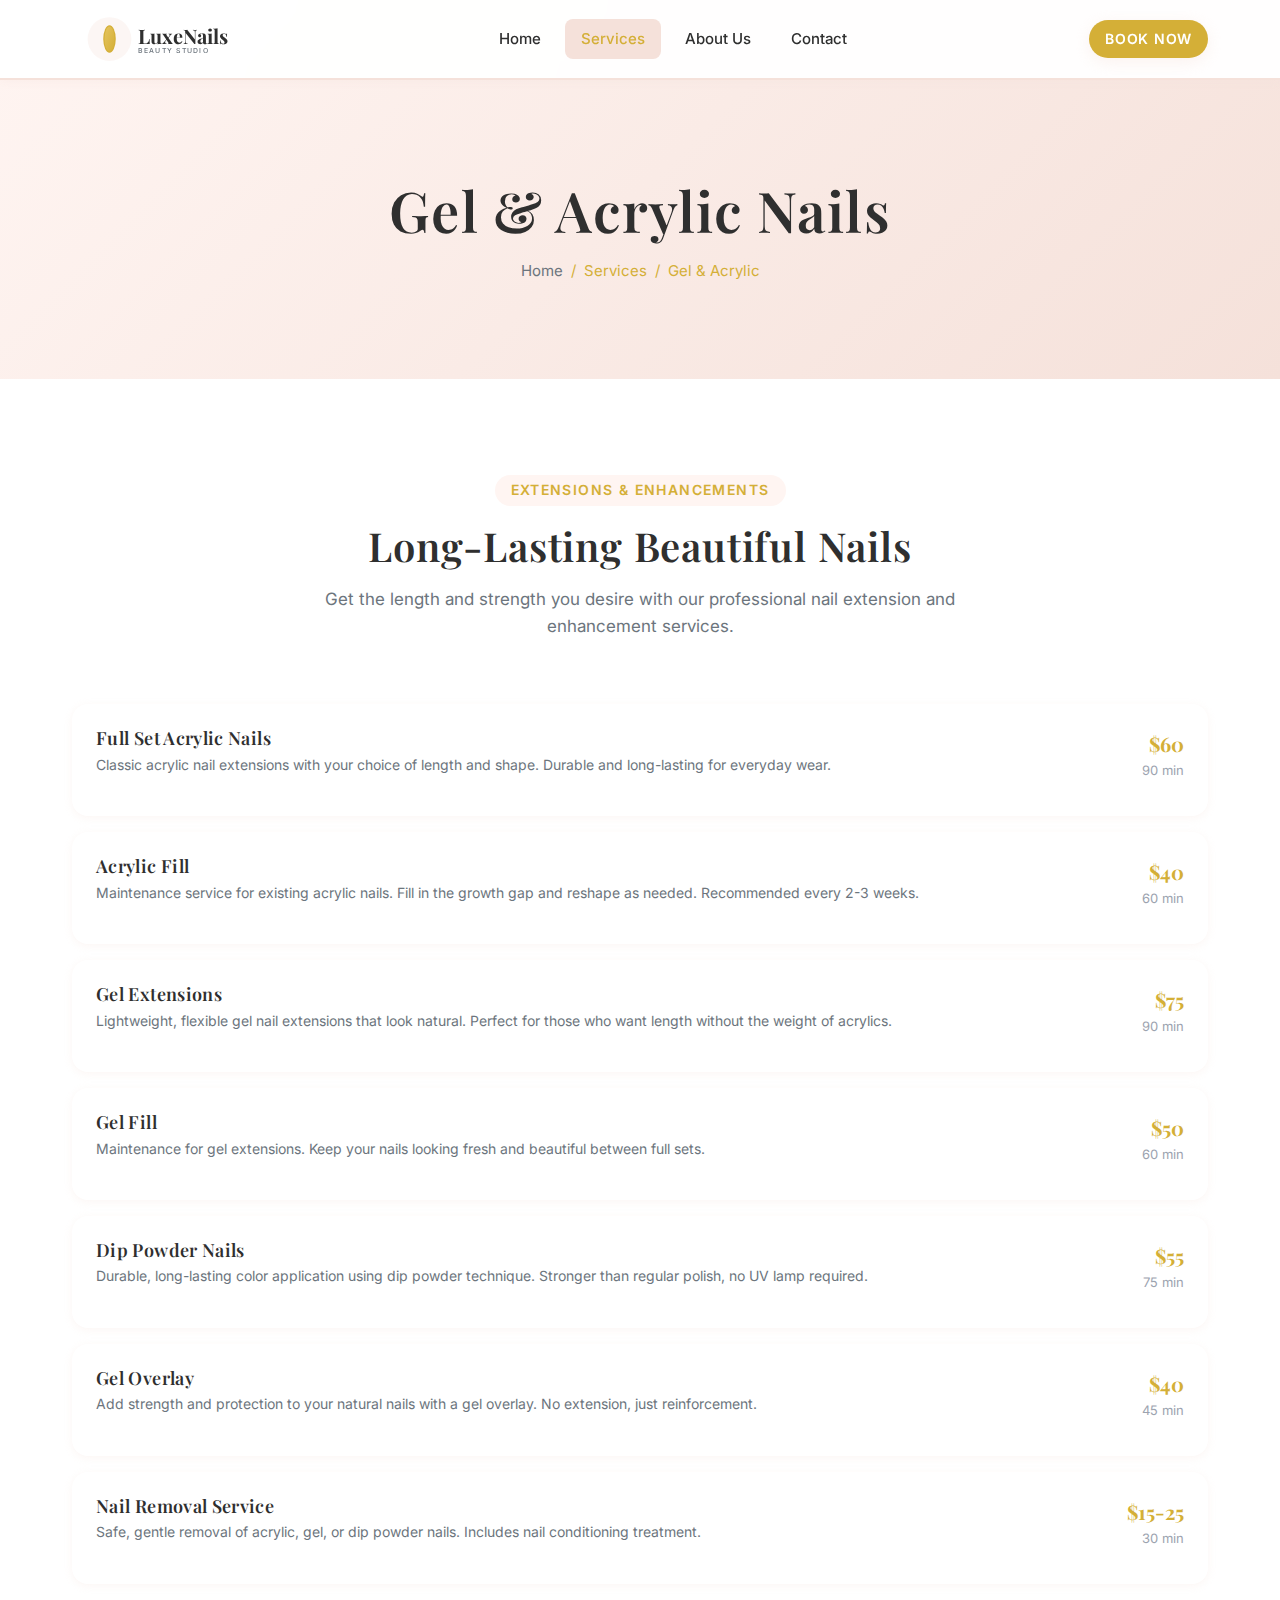
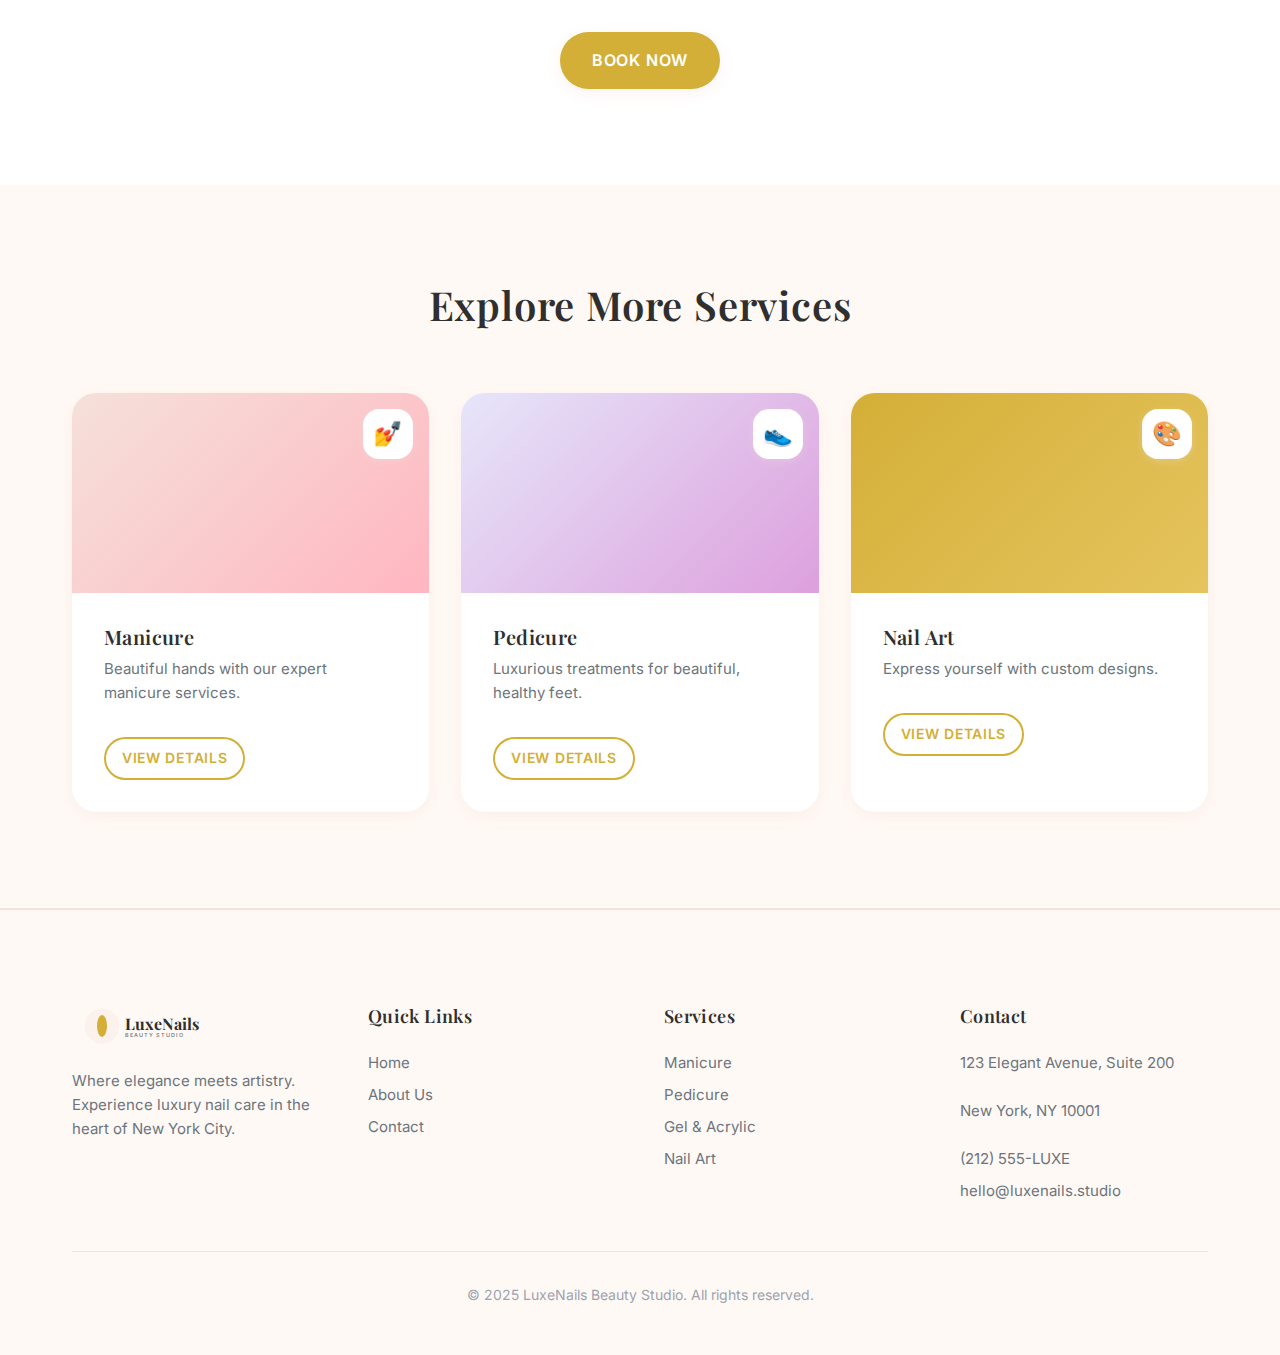
<file: services/gel-acrylic.html>
<!DOCTYPE html>
<html lang="en">
<head>
  <meta charset="UTF-8">
  <meta name="viewport" content="width=device-width, initial-scale=1.0">
  <meta name="description" content="Gel and acrylic nail services at LuxeNails Beauty Studio - Extensions, fills, dip powder, and more in New York City.">
  <title>Gel & Acrylic Nails - LuxeNails Beauty Studio</title>

  <!-- Fonts -->
  <link rel="preconnect" href="https://fonts.googleapis.com">
  <link rel="preconnect" href="https://fonts.gstatic.com" crossorigin>
  <link href="https://fonts.googleapis.com/css2?family=Inter:wght@400;500;600;700&family=Playfair+Display:wght@400;500;600;700&display=swap" rel="stylesheet">

  <!-- Styles -->
  <link rel="stylesheet" href="../css/styles.css">

  <!-- Favicon -->
  <link rel="icon" type="image/svg+xml" href="../images/favicon.svg">
</head>
<body>
  <!-- Header -->
  <header class="header">
    <div class="container header__inner">
      <a href="../index.html" class="logo" aria-label="LuxeNails Beauty Studio Home">
        <svg width="200" height="50" viewBox="0 0 280 80" fill="none" xmlns="http://www.w3.org/2000/svg">
          <circle cx="40" cy="40" r="35" fill="#F5E1DA" opacity="0.3"/>
          <ellipse cx="40" cy="40" rx="10" ry="22" fill="#D4AF37"/>
          <ellipse cx="40" cy="40" rx="8" ry="20" fill="url(#shine-gradient)"/>
          <text x="85" y="48" font-family="'Playfair Display', Georgia, serif" font-size="32" font-weight="700" fill="#2F2F2F">LuxeNails</text>
          <text x="85" y="62" font-family="'Inter', sans-serif" font-size="11" font-weight="500" fill="#6C757D" letter-spacing="2">BEAUTY STUDIO</text>
          <defs>
            <linearGradient id="shine-gradient" x1="0%" y1="0%" x2="100%" y2="100%">
              <stop offset="0%" style="stop-color:#E5C45E" />
              <stop offset="100%" style="stop-color:#D4AF37" />
            </linearGradient>
          </defs>
        </svg>
      </a>

      <nav class="nav" aria-label="Main navigation">
        <ul class="nav__list">
          <li class="nav__item"><a href="../index.html" class="nav__link">Home</a></li>
          <li class="nav__item nav__item--has-dropdown">
            <a href="#" class="nav__link nav__link--active">Services</a>
            <ul class="nav__dropdown">
              <li><a href="manicure.html" class="nav__link">Manicure</a></li>
              <li><a href="pedicure.html" class="nav__link">Pedicure</a></li>
              <li><a href="gel-acrylic.html" class="nav__link nav__link--active">Gel & Acrylic</a></li>
              <li><a href="nail-art.html" class="nav__link">Nail Art</a></li>
            </ul>
          </li>
          <li class="nav__item"><a href="../about.html" class="nav__link">About Us</a></li>
          <li class="nav__item"><a href="../contact.html" class="nav__link">Contact</a></li>
        </ul>
      </nav>

      <a href="../contact.html#booking" class="btn btn--primary btn--small btn--header">Book Now</a>

      <button class="menu-toggle" aria-label="Toggle menu" aria-expanded="false">
        <span></span><span></span><span></span>
      </button>
    </div>
  </header>

  <main>
    <!-- Page Header -->
    <section class="page-header">
      <div class="container">
        <h1 class="page-header__title">Gel & Acrylic Nails</h1>
        <nav class="page-header__breadcrumb" aria-label="Breadcrumb">
          <a href="../index.html">Home</a>
          <span>/</span>
          <span>Services</span>
          <span>/</span>
          <span>Gel & Acrylic</span>
        </nav>
      </div>
    </section>

    <!-- Services List -->
    <section class="section">
      <div class="container">
        <div class="section-header">
          <span class="section-header__subtitle">Extensions & Enhancements</span>
          <h2 class="section-header__title">Long-Lasting Beautiful Nails</h2>
          <p class="section-header__description">Get the length and strength you desire with our professional nail extension and enhancement services.</p>
        </div>

        <div class="service-list">
          <div class="service-item">
            <div class="service-item__info">
              <h3 class="service-item__name">Full Set Acrylic Nails</h3>
              <p class="service-item__description">Classic acrylic nail extensions with your choice of length and shape. Durable and long-lasting for everyday wear.</p>
            </div>
            <div class="service-item__details">
              <div class="service-item__price">$60</div>
              <div class="service-item__duration">90 min</div>
            </div>
          </div>

          <div class="service-item">
            <div class="service-item__info">
              <h3 class="service-item__name">Acrylic Fill</h3>
              <p class="service-item__description">Maintenance service for existing acrylic nails. Fill in the growth gap and reshape as needed. Recommended every 2-3 weeks.</p>
            </div>
            <div class="service-item__details">
              <div class="service-item__price">$40</div>
              <div class="service-item__duration">60 min</div>
            </div>
          </div>

          <div class="service-item">
            <div class="service-item__info">
              <h3 class="service-item__name">Gel Extensions</h3>
              <p class="service-item__description">Lightweight, flexible gel nail extensions that look natural. Perfect for those who want length without the weight of acrylics.</p>
            </div>
            <div class="service-item__details">
              <div class="service-item__price">$75</div>
              <div class="service-item__duration">90 min</div>
            </div>
          </div>

          <div class="service-item">
            <div class="service-item__info">
              <h3 class="service-item__name">Gel Fill</h3>
              <p class="service-item__description">Maintenance for gel extensions. Keep your nails looking fresh and beautiful between full sets.</p>
            </div>
            <div class="service-item__details">
              <div class="service-item__price">$50</div>
              <div class="service-item__duration">60 min</div>
            </div>
          </div>

          <div class="service-item">
            <div class="service-item__info">
              <h3 class="service-item__name">Dip Powder Nails</h3>
              <p class="service-item__description">Durable, long-lasting color application using dip powder technique. Stronger than regular polish, no UV lamp required.</p>
            </div>
            <div class="service-item__details">
              <div class="service-item__price">$55</div>
              <div class="service-item__duration">75 min</div>
            </div>
          </div>

          <div class="service-item">
            <div class="service-item__info">
              <h3 class="service-item__name">Gel Overlay</h3>
              <p class="service-item__description">Add strength and protection to your natural nails with a gel overlay. No extension, just reinforcement.</p>
            </div>
            <div class="service-item__details">
              <div class="service-item__price">$40</div>
              <div class="service-item__duration">45 min</div>
            </div>
          </div>

          <div class="service-item">
            <div class="service-item__info">
              <h3 class="service-item__name">Nail Removal Service</h3>
              <p class="service-item__description">Safe, gentle removal of acrylic, gel, or dip powder nails. Includes nail conditioning treatment.</p>
            </div>
            <div class="service-item__details">
              <div class="service-item__price">$15-25</div>
              <div class="service-item__duration">30 min</div>
            </div>
          </div>
        </div>

        <div class="text-center mt-3">
          <a href="../contact.html#booking" class="btn btn--primary">Book Now</a>
        </div>
      </div>
    </section>

    <!-- Other Services -->
    <section class="section section--alt">
      <div class="container">
        <div class="section-header">
          <h2 class="section-header__title">Explore More Services</h2>
        </div>
        <div class="services-grid">
          <article class="service-card">
            <div class="service-card__image" style="background: linear-gradient(135deg, #F5E1DA 0%, #FFB6C1 100%);">
              <span class="service-card__icon">&#128133;</span>
            </div>
            <div class="service-card__content">
              <h3 class="service-card__title">Manicure</h3>
              <p class="service-card__description">Beautiful hands with our expert manicure services.</p>
              <a href="manicure.html" class="btn btn--secondary btn--small mt-1">View Details</a>
            </div>
          </article>

          <article class="service-card">
            <div class="service-card__image" style="background: linear-gradient(135deg, #E6E6FA 0%, #DDA0DD 100%);">
              <span class="service-card__icon">&#128095;</span>
            </div>
            <div class="service-card__content">
              <h3 class="service-card__title">Pedicure</h3>
              <p class="service-card__description">Luxurious treatments for beautiful, healthy feet.</p>
              <a href="pedicure.html" class="btn btn--secondary btn--small mt-1">View Details</a>
            </div>
          </article>

          <article class="service-card">
            <div class="service-card__image" style="background: linear-gradient(135deg, #D4AF37 0%, #E5C45E 100%);">
              <span class="service-card__icon">&#127912;</span>
            </div>
            <div class="service-card__content">
              <h3 class="service-card__title">Nail Art</h3>
              <p class="service-card__description">Express yourself with custom designs.</p>
              <a href="nail-art.html" class="btn btn--secondary btn--small mt-1">View Details</a>
            </div>
          </article>
        </div>
      </div>
    </section>
  </main>

  <!-- Footer -->
  <footer class="footer">
    <div class="container">
      <div class="footer__grid">
        <div class="footer__brand">
          <div class="footer__logo">
            <svg width="160" height="40" viewBox="0 0 280 80" fill="none" xmlns="http://www.w3.org/2000/svg">
              <circle cx="40" cy="40" r="35" fill="#F5E1DA" opacity="0.3"/>
              <ellipse cx="40" cy="40" rx="10" ry="22" fill="#D4AF37"/>
              <text x="85" y="48" font-family="'Playfair Display', Georgia, serif" font-size="32" font-weight="700" fill="#2F2F2F">LuxeNails</text>
              <text x="85" y="62" font-family="'Inter', sans-serif" font-size="11" font-weight="500" fill="#6C757D" letter-spacing="2">BEAUTY STUDIO</text>
            </svg>
          </div>
          <p class="footer__description">Where elegance meets artistry. Experience luxury nail care in the heart of New York City.</p>
        </div>

        <div class="footer__column">
          <h4 class="footer__title">Quick Links</h4>
          <nav class="footer__links">
            <a href="../index.html" class="footer__link">Home</a>
            <a href="../about.html" class="footer__link">About Us</a>
            <a href="../contact.html" class="footer__link">Contact</a>
          </nav>
        </div>

        <div class="footer__column">
          <h4 class="footer__title">Services</h4>
          <nav class="footer__links">
            <a href="manicure.html" class="footer__link">Manicure</a>
            <a href="pedicure.html" class="footer__link">Pedicure</a>
            <a href="gel-acrylic.html" class="footer__link">Gel & Acrylic</a>
            <a href="nail-art.html" class="footer__link">Nail Art</a>
          </nav>
        </div>

        <div class="footer__column">
          <h4 class="footer__title">Contact</h4>
          <div class="footer__links">
            <p class="footer__link">123 Elegant Avenue, Suite 200</p>
            <p class="footer__link">New York, NY 10001</p>
            <a href="tel:+12125555893" class="footer__link">(212) 555-LUXE</a>
            <a href="mailto:hello@luxenails.studio" class="footer__link">hello@luxenails.studio</a>
          </div>
        </div>
      </div>

      <div class="footer__bottom">
        <p>&copy; 2025 LuxeNails Beauty Studio. All rights reserved.</p>
      </div>
    </div>
  </footer>

  <script src="../js/main.js"></script>
</body>
</html>
</file>
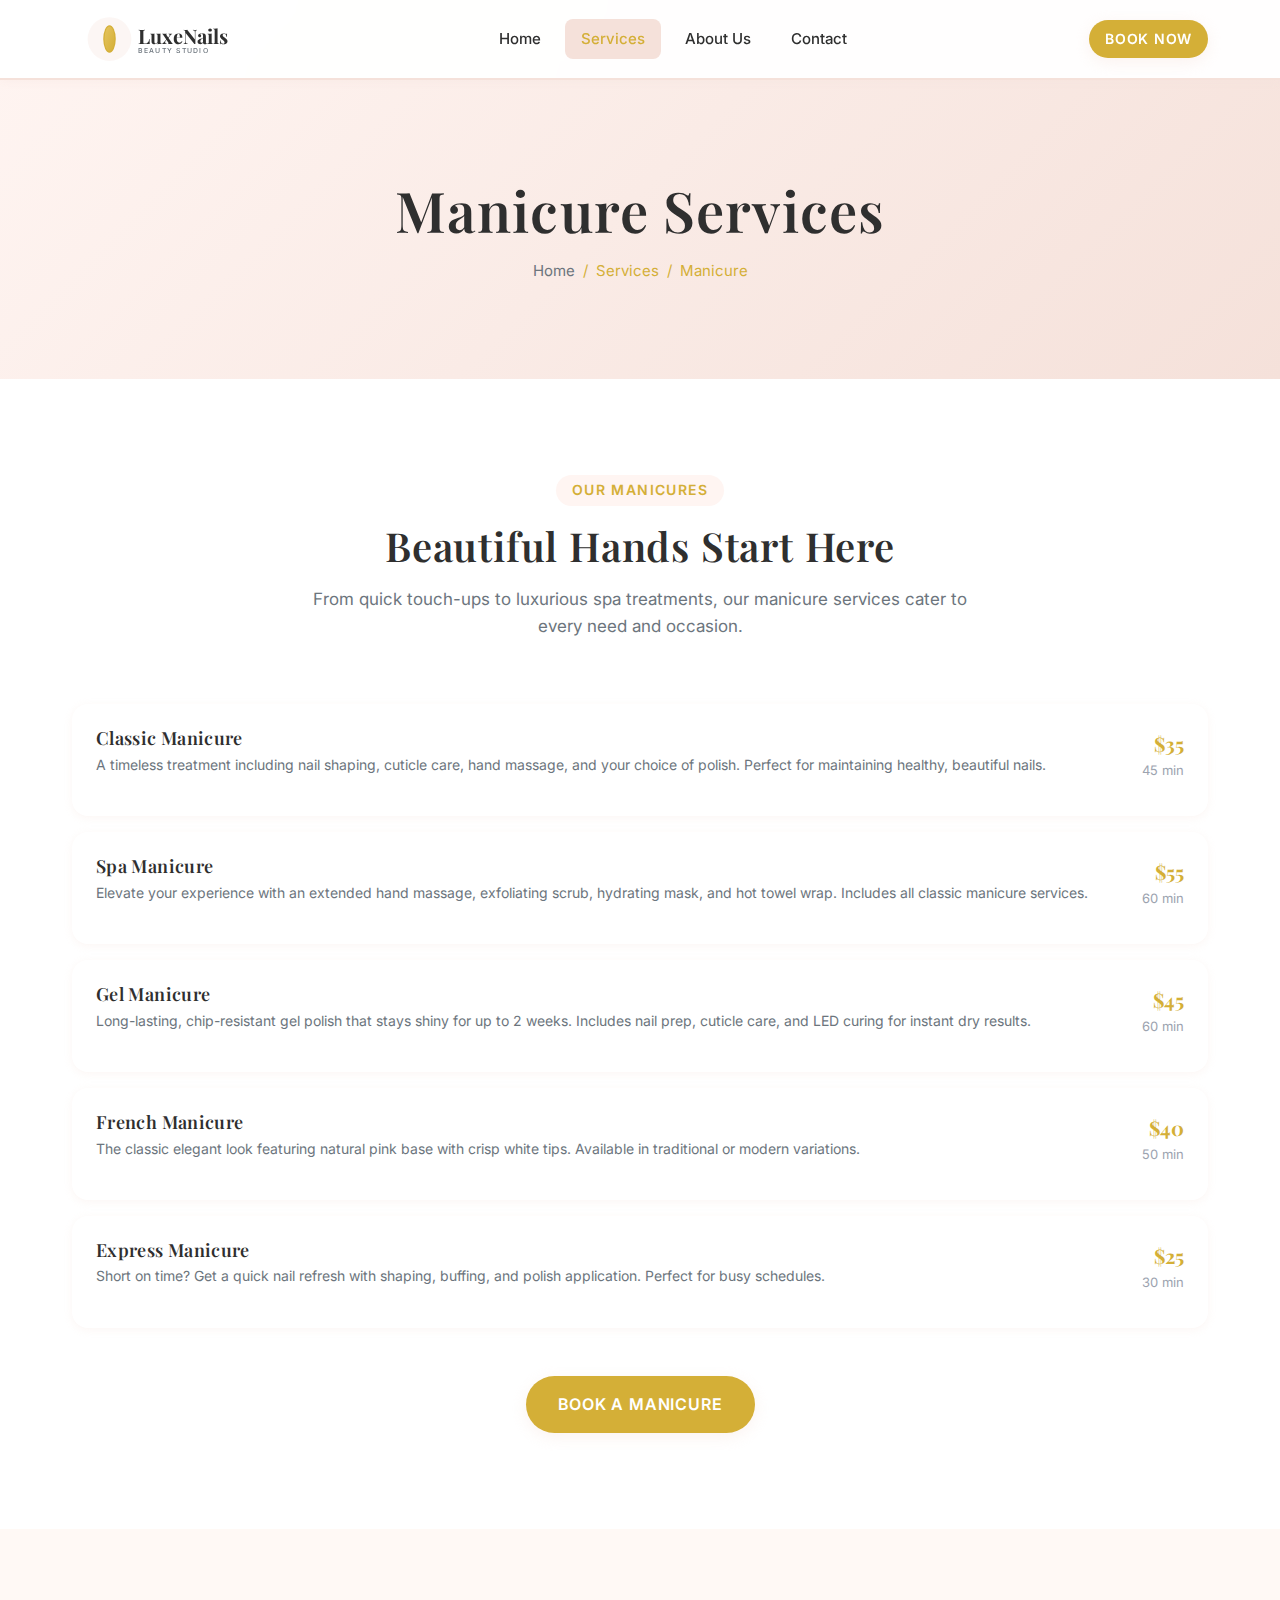
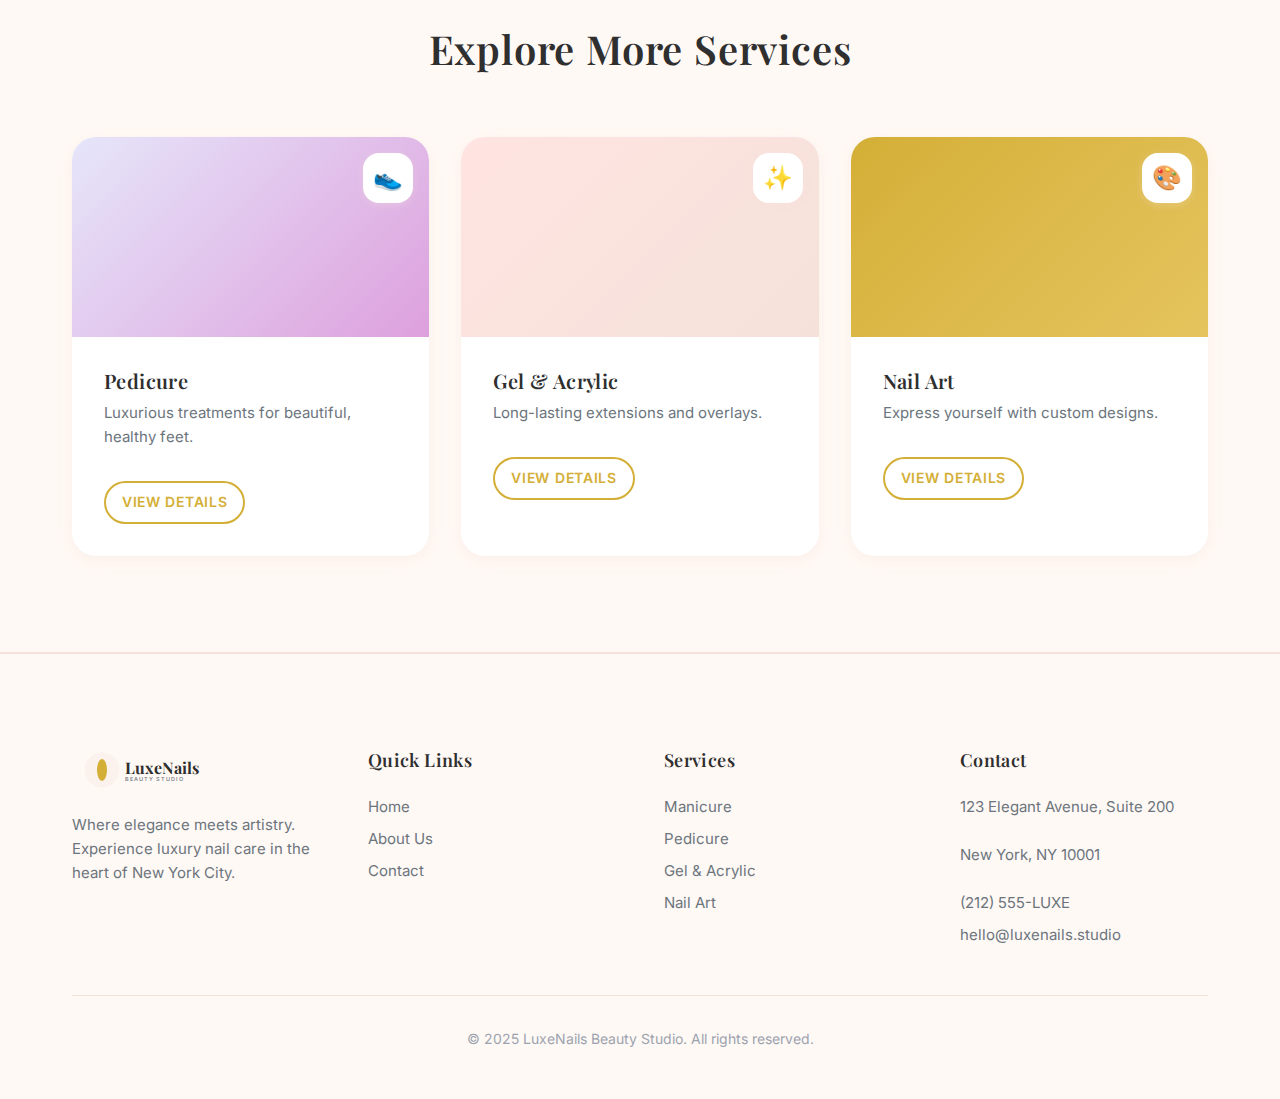
<file: services/manicure.html>
<!DOCTYPE html>
<html lang="en">
<head>
  <meta charset="UTF-8">
  <meta name="viewport" content="width=device-width, initial-scale=1.0">
  <meta name="description" content="Professional manicure services at LuxeNails Beauty Studio - Classic, Spa, Gel, and French manicures in New York City.">
  <title>Manicure Services - LuxeNails Beauty Studio</title>

  <!-- Fonts -->
  <link rel="preconnect" href="https://fonts.googleapis.com">
  <link rel="preconnect" href="https://fonts.gstatic.com" crossorigin>
  <link href="https://fonts.googleapis.com/css2?family=Inter:wght@400;500;600;700&family=Playfair+Display:wght@400;500;600;700&display=swap" rel="stylesheet">

  <!-- Styles -->
  <link rel="stylesheet" href="../css/styles.css">

  <!-- Favicon -->
  <link rel="icon" type="image/svg+xml" href="../images/favicon.svg">
</head>
<body>
  <!-- Header -->
  <header class="header">
    <div class="container header__inner">
      <a href="../index.html" class="logo" aria-label="LuxeNails Beauty Studio Home">
        <svg width="200" height="50" viewBox="0 0 280 80" fill="none" xmlns="http://www.w3.org/2000/svg">
          <circle cx="40" cy="40" r="35" fill="#F5E1DA" opacity="0.3"/>
          <ellipse cx="40" cy="40" rx="10" ry="22" fill="#D4AF37"/>
          <ellipse cx="40" cy="40" rx="8" ry="20" fill="url(#shine-gradient)"/>
          <text x="85" y="48" font-family="'Playfair Display', Georgia, serif" font-size="32" font-weight="700" fill="#2F2F2F">LuxeNails</text>
          <text x="85" y="62" font-family="'Inter', sans-serif" font-size="11" font-weight="500" fill="#6C757D" letter-spacing="2">BEAUTY STUDIO</text>
          <defs>
            <linearGradient id="shine-gradient" x1="0%" y1="0%" x2="100%" y2="100%">
              <stop offset="0%" style="stop-color:#E5C45E" />
              <stop offset="100%" style="stop-color:#D4AF37" />
            </linearGradient>
          </defs>
        </svg>
      </a>

      <nav class="nav" aria-label="Main navigation">
        <ul class="nav__list">
          <li class="nav__item"><a href="../index.html" class="nav__link">Home</a></li>
          <li class="nav__item nav__item--has-dropdown">
            <a href="#" class="nav__link nav__link--active">Services</a>
            <ul class="nav__dropdown">
              <li><a href="manicure.html" class="nav__link nav__link--active">Manicure</a></li>
              <li><a href="pedicure.html" class="nav__link">Pedicure</a></li>
              <li><a href="gel-acrylic.html" class="nav__link">Gel & Acrylic</a></li>
              <li><a href="nail-art.html" class="nav__link">Nail Art</a></li>
            </ul>
          </li>
          <li class="nav__item"><a href="../about.html" class="nav__link">About Us</a></li>
          <li class="nav__item"><a href="../contact.html" class="nav__link">Contact</a></li>
        </ul>
      </nav>

      <a href="../contact.html#booking" class="btn btn--primary btn--small btn--header">Book Now</a>

      <button class="menu-toggle" aria-label="Toggle menu" aria-expanded="false">
        <span></span><span></span><span></span>
      </button>
    </div>
  </header>

  <main>
    <!-- Page Header -->
    <section class="page-header">
      <div class="container">
        <h1 class="page-header__title">Manicure Services</h1>
        <nav class="page-header__breadcrumb" aria-label="Breadcrumb">
          <a href="../index.html">Home</a>
          <span>/</span>
          <span>Services</span>
          <span>/</span>
          <span>Manicure</span>
        </nav>
      </div>
    </section>

    <!-- Services List -->
    <section class="section">
      <div class="container">
        <div class="section-header">
          <span class="section-header__subtitle">Our Manicures</span>
          <h2 class="section-header__title">Beautiful Hands Start Here</h2>
          <p class="section-header__description">From quick touch-ups to luxurious spa treatments, our manicure services cater to every need and occasion.</p>
        </div>

        <div class="service-list">
          <div class="service-item">
            <div class="service-item__info">
              <h3 class="service-item__name">Classic Manicure</h3>
              <p class="service-item__description">A timeless treatment including nail shaping, cuticle care, hand massage, and your choice of polish. Perfect for maintaining healthy, beautiful nails.</p>
            </div>
            <div class="service-item__details">
              <div class="service-item__price">$35</div>
              <div class="service-item__duration">45 min</div>
            </div>
          </div>

          <div class="service-item">
            <div class="service-item__info">
              <h3 class="service-item__name">Spa Manicure</h3>
              <p class="service-item__description">Elevate your experience with an extended hand massage, exfoliating scrub, hydrating mask, and hot towel wrap. Includes all classic manicure services.</p>
            </div>
            <div class="service-item__details">
              <div class="service-item__price">$55</div>
              <div class="service-item__duration">60 min</div>
            </div>
          </div>

          <div class="service-item">
            <div class="service-item__info">
              <h3 class="service-item__name">Gel Manicure</h3>
              <p class="service-item__description">Long-lasting, chip-resistant gel polish that stays shiny for up to 2 weeks. Includes nail prep, cuticle care, and LED curing for instant dry results.</p>
            </div>
            <div class="service-item__details">
              <div class="service-item__price">$45</div>
              <div class="service-item__duration">60 min</div>
            </div>
          </div>

          <div class="service-item">
            <div class="service-item__info">
              <h3 class="service-item__name">French Manicure</h3>
              <p class="service-item__description">The classic elegant look featuring natural pink base with crisp white tips. Available in traditional or modern variations.</p>
            </div>
            <div class="service-item__details">
              <div class="service-item__price">$40</div>
              <div class="service-item__duration">50 min</div>
            </div>
          </div>

          <div class="service-item">
            <div class="service-item__info">
              <h3 class="service-item__name">Express Manicure</h3>
              <p class="service-item__description">Short on time? Get a quick nail refresh with shaping, buffing, and polish application. Perfect for busy schedules.</p>
            </div>
            <div class="service-item__details">
              <div class="service-item__price">$25</div>
              <div class="service-item__duration">30 min</div>
            </div>
          </div>
        </div>

        <div class="text-center mt-3">
          <a href="../contact.html#booking" class="btn btn--primary">Book a Manicure</a>
        </div>
      </div>
    </section>

    <!-- Other Services -->
    <section class="section section--alt">
      <div class="container">
        <div class="section-header">
          <h2 class="section-header__title">Explore More Services</h2>
        </div>
        <div class="services-grid">
          <article class="service-card">
            <div class="service-card__image" style="background: linear-gradient(135deg, #E6E6FA 0%, #DDA0DD 100%);">
              <span class="service-card__icon">&#128095;</span>
            </div>
            <div class="service-card__content">
              <h3 class="service-card__title">Pedicure</h3>
              <p class="service-card__description">Luxurious treatments for beautiful, healthy feet.</p>
              <a href="pedicure.html" class="btn btn--secondary btn--small mt-1">View Details</a>
            </div>
          </article>

          <article class="service-card">
            <div class="service-card__image" style="background: linear-gradient(135deg, #FFE4E1 0%, #F5E1DA 100%);">
              <span class="service-card__icon">&#10024;</span>
            </div>
            <div class="service-card__content">
              <h3 class="service-card__title">Gel & Acrylic</h3>
              <p class="service-card__description">Long-lasting extensions and overlays.</p>
              <a href="gel-acrylic.html" class="btn btn--secondary btn--small mt-1">View Details</a>
            </div>
          </article>

          <article class="service-card">
            <div class="service-card__image" style="background: linear-gradient(135deg, #D4AF37 0%, #E5C45E 100%);">
              <span class="service-card__icon">&#127912;</span>
            </div>
            <div class="service-card__content">
              <h3 class="service-card__title">Nail Art</h3>
              <p class="service-card__description">Express yourself with custom designs.</p>
              <a href="nail-art.html" class="btn btn--secondary btn--small mt-1">View Details</a>
            </div>
          </article>
        </div>
      </div>
    </section>
  </main>

  <!-- Footer -->
  <footer class="footer">
    <div class="container">
      <div class="footer__grid">
        <div class="footer__brand">
          <div class="footer__logo">
            <svg width="160" height="40" viewBox="0 0 280 80" fill="none" xmlns="http://www.w3.org/2000/svg">
              <circle cx="40" cy="40" r="35" fill="#F5E1DA" opacity="0.3"/>
              <ellipse cx="40" cy="40" rx="10" ry="22" fill="#D4AF37"/>
              <text x="85" y="48" font-family="'Playfair Display', Georgia, serif" font-size="32" font-weight="700" fill="#2F2F2F">LuxeNails</text>
              <text x="85" y="62" font-family="'Inter', sans-serif" font-size="11" font-weight="500" fill="#6C757D" letter-spacing="2">BEAUTY STUDIO</text>
            </svg>
          </div>
          <p class="footer__description">Where elegance meets artistry. Experience luxury nail care in the heart of New York City.</p>
        </div>

        <div class="footer__column">
          <h4 class="footer__title">Quick Links</h4>
          <nav class="footer__links">
            <a href="../index.html" class="footer__link">Home</a>
            <a href="../about.html" class="footer__link">About Us</a>
            <a href="../contact.html" class="footer__link">Contact</a>
          </nav>
        </div>

        <div class="footer__column">
          <h4 class="footer__title">Services</h4>
          <nav class="footer__links">
            <a href="manicure.html" class="footer__link">Manicure</a>
            <a href="pedicure.html" class="footer__link">Pedicure</a>
            <a href="gel-acrylic.html" class="footer__link">Gel & Acrylic</a>
            <a href="nail-art.html" class="footer__link">Nail Art</a>
          </nav>
        </div>

        <div class="footer__column">
          <h4 class="footer__title">Contact</h4>
          <div class="footer__links">
            <p class="footer__link">123 Elegant Avenue, Suite 200</p>
            <p class="footer__link">New York, NY 10001</p>
            <a href="tel:+12125555893" class="footer__link">(212) 555-LUXE</a>
            <a href="mailto:hello@luxenails.studio" class="footer__link">hello@luxenails.studio</a>
          </div>
        </div>
      </div>

      <div class="footer__bottom">
        <p>&copy; 2025 LuxeNails Beauty Studio. All rights reserved.</p>
      </div>
    </div>
  </footer>

  <script src="../js/main.js"></script>
</body>
</html>
</file>
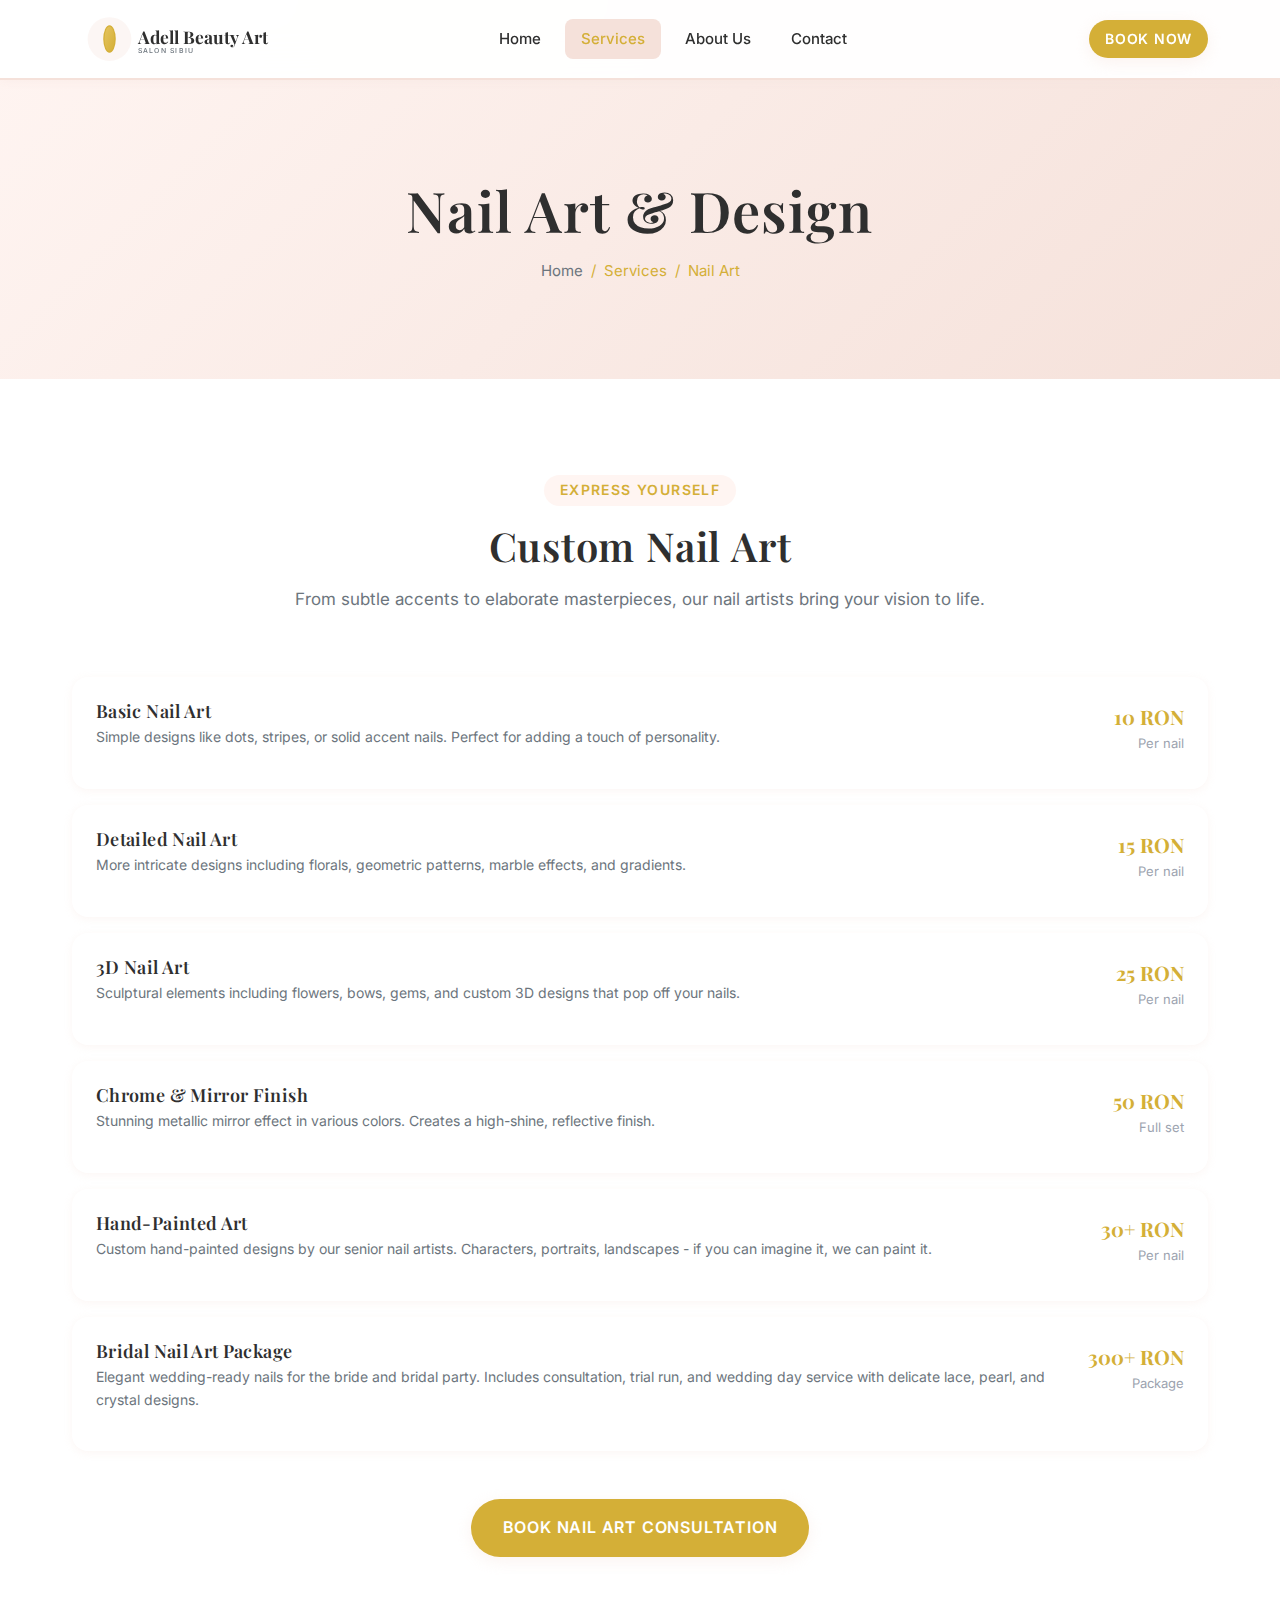
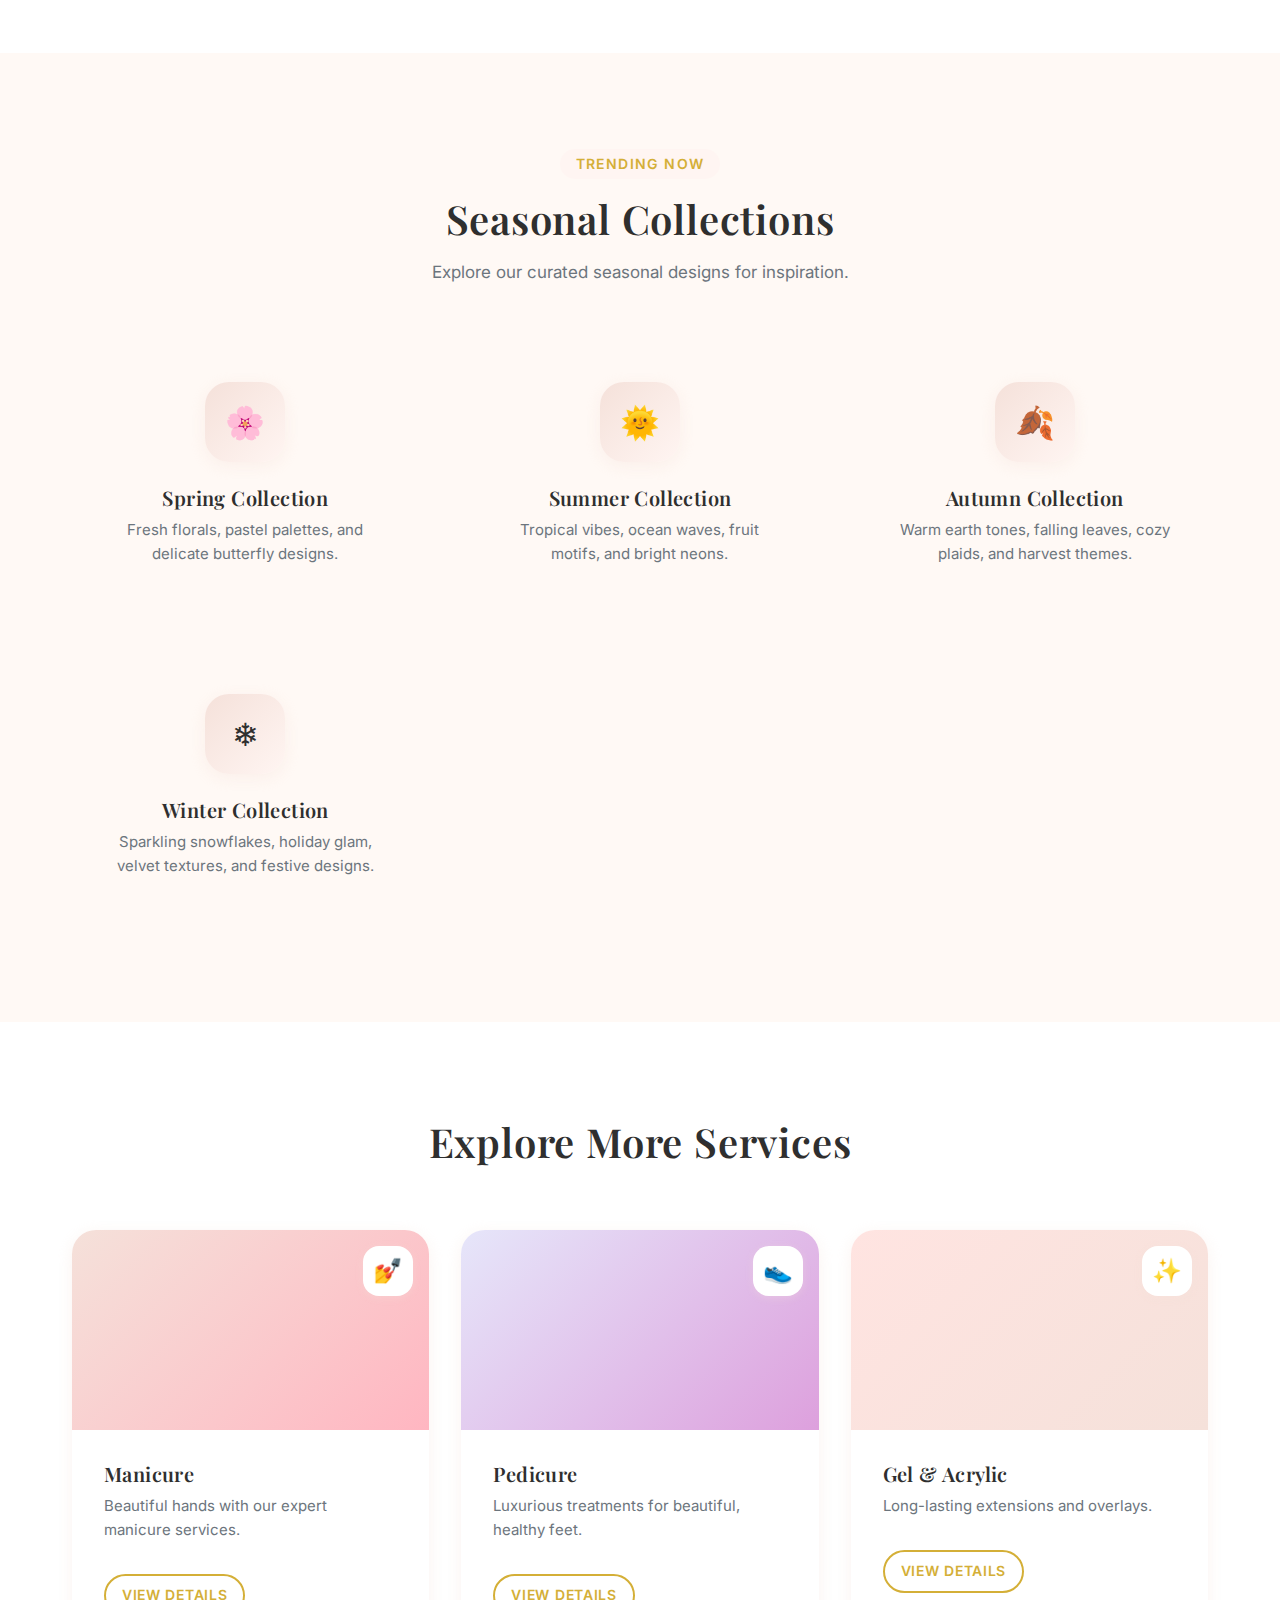
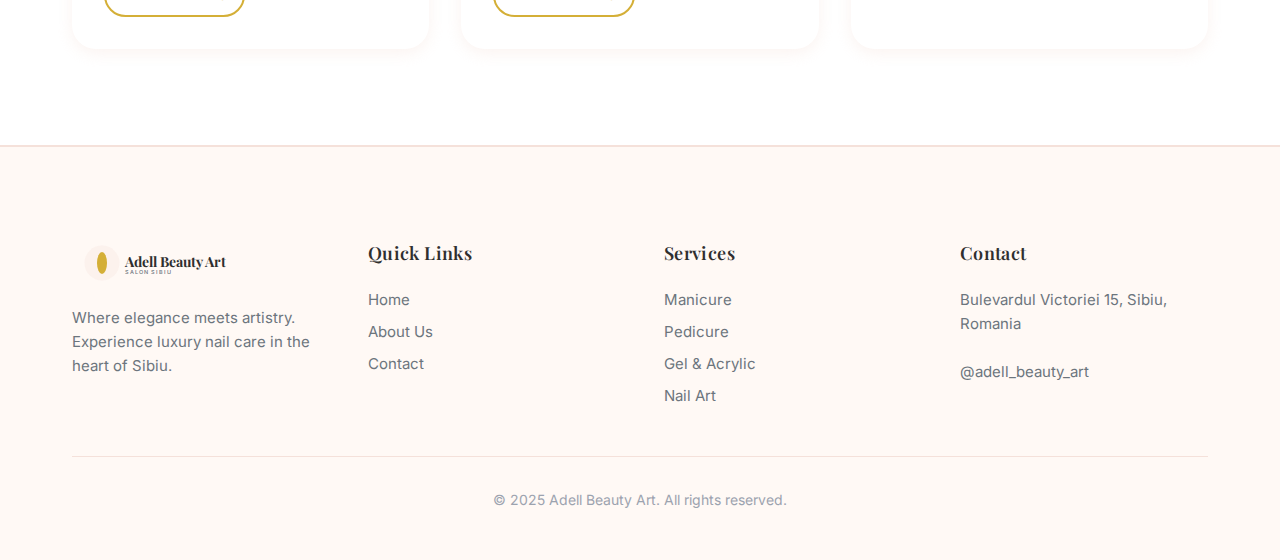
<file: services/nail-art.html>
<!DOCTYPE html>
<html lang="en">
<head>
  <meta charset="UTF-8">
  <meta name="viewport" content="width=device-width, initial-scale=1.0">
  <meta name="description" content="Servicii de nail art personalizat la Adell Beauty Art - Desene pictate manual, art 3D, finisaje chrome si pachete de mireasa in Sibiu.">
  <title>Nail Art & Design - Adell Beauty Art</title>

  <!-- Fonts -->
  <link rel="preconnect" href="https://fonts.googleapis.com">
  <link rel="preconnect" href="https://fonts.gstatic.com" crossorigin>
  <link href="https://fonts.googleapis.com/css2?family=Inter:wght@400;500;600;700&family=Playfair+Display:wght@400;500;600;700&display=swap" rel="stylesheet">

  <!-- Styles -->
  <link rel="stylesheet" href="../css/styles.css">

  <!-- Favicon -->
  <link rel="icon" type="image/svg+xml" href="../images/favicon.svg">
</head>
<body>
  <!-- Header -->
  <header class="header">
    <div class="container header__inner">
      <a href="../index.html" class="logo" aria-label="Adell Beauty Art Home">
        <svg width="200" height="50" viewBox="0 0 280 80" fill="none" xmlns="http://www.w3.org/2000/svg">
          <circle cx="40" cy="40" r="35" fill="#F5E1DA" opacity="0.3"/>
          <ellipse cx="40" cy="40" rx="10" ry="22" fill="#D4AF37"/>
          <ellipse cx="40" cy="40" rx="8" ry="20" fill="url(#shine-gradient)"/>
          <text x="85" y="48" font-family="'Playfair Display', Georgia, serif" font-size="28" font-weight="700" fill="#2F2F2F">Adell Beauty Art</text>
          <text x="85" y="62" font-family="'Inter', sans-serif" font-size="11" font-weight="500" fill="#6C757D" letter-spacing="2">SALON SIBIU</text>
          <defs>
            <linearGradient id="shine-gradient" x1="0%" y1="0%" x2="100%" y2="100%">
              <stop offset="0%" style="stop-color:#E5C45E" />
              <stop offset="100%" style="stop-color:#D4AF37" />
            </linearGradient>
          </defs>
        </svg>
      </a>

      <nav class="nav" aria-label="Main navigation">
        <ul class="nav__list">
          <li class="nav__item"><a href="../index.html" class="nav__link">Home</a></li>
          <li class="nav__item nav__item--has-dropdown">
            <a href="#" class="nav__link nav__link--active">Services</a>
            <ul class="nav__dropdown">
              <li><a href="manicure.html" class="nav__link">Manicure</a></li>
              <li><a href="pedicure.html" class="nav__link">Pedicure</a></li>
              <li><a href="gel-acrylic.html" class="nav__link">Gel & Acrylic</a></li>
              <li><a href="nail-art.html" class="nav__link nav__link--active">Nail Art</a></li>
            </ul>
          </li>
          <li class="nav__item"><a href="../about.html" class="nav__link">About Us</a></li>
          <li class="nav__item"><a href="../contact.html" class="nav__link">Contact</a></li>
        </ul>
      </nav>

      <a href="../contact.html#booking" class="btn btn--primary btn--small btn--header">Book Now</a>

      <button class="menu-toggle" aria-label="Toggle menu" aria-expanded="false">
        <span></span><span></span><span></span>
      </button>
    </div>
  </header>

  <main>
    <!-- Page Header -->
    <section class="page-header">
      <div class="container">
        <h1 class="page-header__title">Nail Art & Design</h1>
        <nav class="page-header__breadcrumb" aria-label="Breadcrumb">
          <a href="../index.html">Home</a>
          <span>/</span>
          <span>Services</span>
          <span>/</span>
          <span>Nail Art</span>
        </nav>
      </div>
    </section>

    <!-- Services List -->
    <section class="section">
      <div class="container">
        <div class="section-header">
          <span class="section-header__subtitle">Express Yourself</span>
          <h2 class="section-header__title">Custom Nail Art</h2>
          <p class="section-header__description">From subtle accents to elaborate masterpieces, our nail artists bring your vision to life.</p>
        </div>

        <div class="service-list">
          <div class="service-item">
            <div class="service-item__info">
              <h3 class="service-item__name">Basic Nail Art</h3>
              <p class="service-item__description">Simple designs like dots, stripes, or solid accent nails. Perfect for adding a touch of personality.</p>
            </div>
            <div class="service-item__details">
              <div class="service-item__price">10 RON</div>
              <div class="service-item__duration">Per nail</div>
            </div>
          </div>

          <div class="service-item">
            <div class="service-item__info">
              <h3 class="service-item__name">Detailed Nail Art</h3>
              <p class="service-item__description">More intricate designs including florals, geometric patterns, marble effects, and gradients.</p>
            </div>
            <div class="service-item__details">
              <div class="service-item__price">15 RON</div>
              <div class="service-item__duration">Per nail</div>
            </div>
          </div>

          <div class="service-item">
            <div class="service-item__info">
              <h3 class="service-item__name">3D Nail Art</h3>
              <p class="service-item__description">Sculptural elements including flowers, bows, gems, and custom 3D designs that pop off your nails.</p>
            </div>
            <div class="service-item__details">
              <div class="service-item__price">25 RON</div>
              <div class="service-item__duration">Per nail</div>
            </div>
          </div>

          <div class="service-item">
            <div class="service-item__info">
              <h3 class="service-item__name">Chrome & Mirror Finish</h3>
              <p class="service-item__description">Stunning metallic mirror effect in various colors. Creates a high-shine, reflective finish.</p>
            </div>
            <div class="service-item__details">
              <div class="service-item__price">50 RON</div>
              <div class="service-item__duration">Full set</div>
            </div>
          </div>

          <div class="service-item">
            <div class="service-item__info">
              <h3 class="service-item__name">Hand-Painted Art</h3>
              <p class="service-item__description">Custom hand-painted designs by our senior nail artists. Characters, portraits, landscapes - if you can imagine it, we can paint it.</p>
            </div>
            <div class="service-item__details">
              <div class="service-item__price">30+ RON</div>
              <div class="service-item__duration">Per nail</div>
            </div>
          </div>

          <div class="service-item">
            <div class="service-item__info">
              <h3 class="service-item__name">Bridal Nail Art Package</h3>
              <p class="service-item__description">Elegant wedding-ready nails for the bride and bridal party. Includes consultation, trial run, and wedding day service with delicate lace, pearl, and crystal designs.</p>
            </div>
            <div class="service-item__details">
              <div class="service-item__price">300+ RON</div>
              <div class="service-item__duration">Package</div>
            </div>
          </div>
        </div>

        <div class="text-center mt-3">
          <a href="../contact.html#booking" class="btn btn--primary">Book Nail Art Consultation</a>
        </div>
      </div>
    </section>

    <!-- Seasonal Collections -->
    <section class="section section--alt">
      <div class="container">
        <div class="section-header">
          <span class="section-header__subtitle">Trending Now</span>
          <h2 class="section-header__title">Seasonal Collections</h2>
          <p class="section-header__description">Explore our curated seasonal designs for inspiration.</p>
        </div>

        <div class="features-grid">
          <div class="feature">
            <div class="feature__icon">&#127800;</div>
            <h3 class="feature__title">Spring Collection</h3>
            <p class="feature__description">Fresh florals, pastel palettes, and delicate butterfly designs.</p>
          </div>

          <div class="feature">
            <div class="feature__icon">&#127774;</div>
            <h3 class="feature__title">Summer Collection</h3>
            <p class="feature__description">Tropical vibes, ocean waves, fruit motifs, and bright neons.</p>
          </div>

          <div class="feature">
            <div class="feature__icon">&#127810;</div>
            <h3 class="feature__title">Autumn Collection</h3>
            <p class="feature__description">Warm earth tones, falling leaves, cozy plaids, and harvest themes.</p>
          </div>

          <div class="feature">
            <div class="feature__icon">&#10052;</div>
            <h3 class="feature__title">Winter Collection</h3>
            <p class="feature__description">Sparkling snowflakes, holiday glam, velvet textures, and festive designs.</p>
          </div>
        </div>
      </div>
    </section>

    <!-- Other Services -->
    <section class="section">
      <div class="container">
        <div class="section-header">
          <h2 class="section-header__title">Explore More Services</h2>
        </div>
        <div class="services-grid">
          <article class="service-card">
            <div class="service-card__image" style="background: linear-gradient(135deg, #F5E1DA 0%, #FFB6C1 100%);">
              <span class="service-card__icon">&#128133;</span>
            </div>
            <div class="service-card__content">
              <h3 class="service-card__title">Manicure</h3>
              <p class="service-card__description">Beautiful hands with our expert manicure services.</p>
              <a href="manicure.html" class="btn btn--secondary btn--small mt-1">View Details</a>
            </div>
          </article>

          <article class="service-card">
            <div class="service-card__image" style="background: linear-gradient(135deg, #E6E6FA 0%, #DDA0DD 100%);">
              <span class="service-card__icon">&#128095;</span>
            </div>
            <div class="service-card__content">
              <h3 class="service-card__title">Pedicure</h3>
              <p class="service-card__description">Luxurious treatments for beautiful, healthy feet.</p>
              <a href="pedicure.html" class="btn btn--secondary btn--small mt-1">View Details</a>
            </div>
          </article>

          <article class="service-card">
            <div class="service-card__image" style="background: linear-gradient(135deg, #FFE4E1 0%, #F5E1DA 100%);">
              <span class="service-card__icon">&#10024;</span>
            </div>
            <div class="service-card__content">
              <h3 class="service-card__title">Gel & Acrylic</h3>
              <p class="service-card__description">Long-lasting extensions and overlays.</p>
              <a href="gel-acrylic.html" class="btn btn--secondary btn--small mt-1">View Details</a>
            </div>
          </article>
        </div>
      </div>
    </section>
  </main>

  <!-- Footer -->
  <footer class="footer">
    <div class="container">
      <div class="footer__grid">
        <div class="footer__brand">
          <div class="footer__logo">
            <svg width="160" height="40" viewBox="0 0 280 80" fill="none" xmlns="http://www.w3.org/2000/svg">
              <circle cx="40" cy="40" r="35" fill="#F5E1DA" opacity="0.3"/>
              <ellipse cx="40" cy="40" rx="10" ry="22" fill="#D4AF37"/>
              <text x="85" y="48" font-family="'Playfair Display', Georgia, serif" font-size="28" font-weight="700" fill="#2F2F2F">Adell Beauty Art</text>
              <text x="85" y="62" font-family="'Inter', sans-serif" font-size="11" font-weight="500" fill="#6C757D" letter-spacing="2">SALON SIBIU</text>
            </svg>
          </div>
          <p class="footer__description">Where elegance meets artistry. Experience luxury nail care in the heart of Sibiu.</p>
        </div>

        <div class="footer__column">
          <h4 class="footer__title">Quick Links</h4>
          <nav class="footer__links">
            <a href="../index.html" class="footer__link">Home</a>
            <a href="../about.html" class="footer__link">About Us</a>
            <a href="../contact.html" class="footer__link">Contact</a>
          </nav>
        </div>

        <div class="footer__column">
          <h4 class="footer__title">Services</h4>
          <nav class="footer__links">
            <a href="manicure.html" class="footer__link">Manicure</a>
            <a href="pedicure.html" class="footer__link">Pedicure</a>
            <a href="gel-acrylic.html" class="footer__link">Gel & Acrylic</a>
            <a href="nail-art.html" class="footer__link">Nail Art</a>
          </nav>
        </div>

        <div class="footer__column">
          <h4 class="footer__title">Contact</h4>
          <div class="footer__links">
            <p class="footer__link">Bulevardul Victoriei 15, Sibiu, Romania</p>
            <a href="https://instagram.com/adell_beauty_art" class="footer__link" target="_blank">@adell_beauty_art</a>
          </div>
        </div>
      </div>

      <div class="footer__bottom">
        <p>&copy; 2025 Adell Beauty Art. All rights reserved.</p>
      </div>
    </div>
  </footer>

  <script src="../js/main.js"></script>
</body>
</html>
</file>
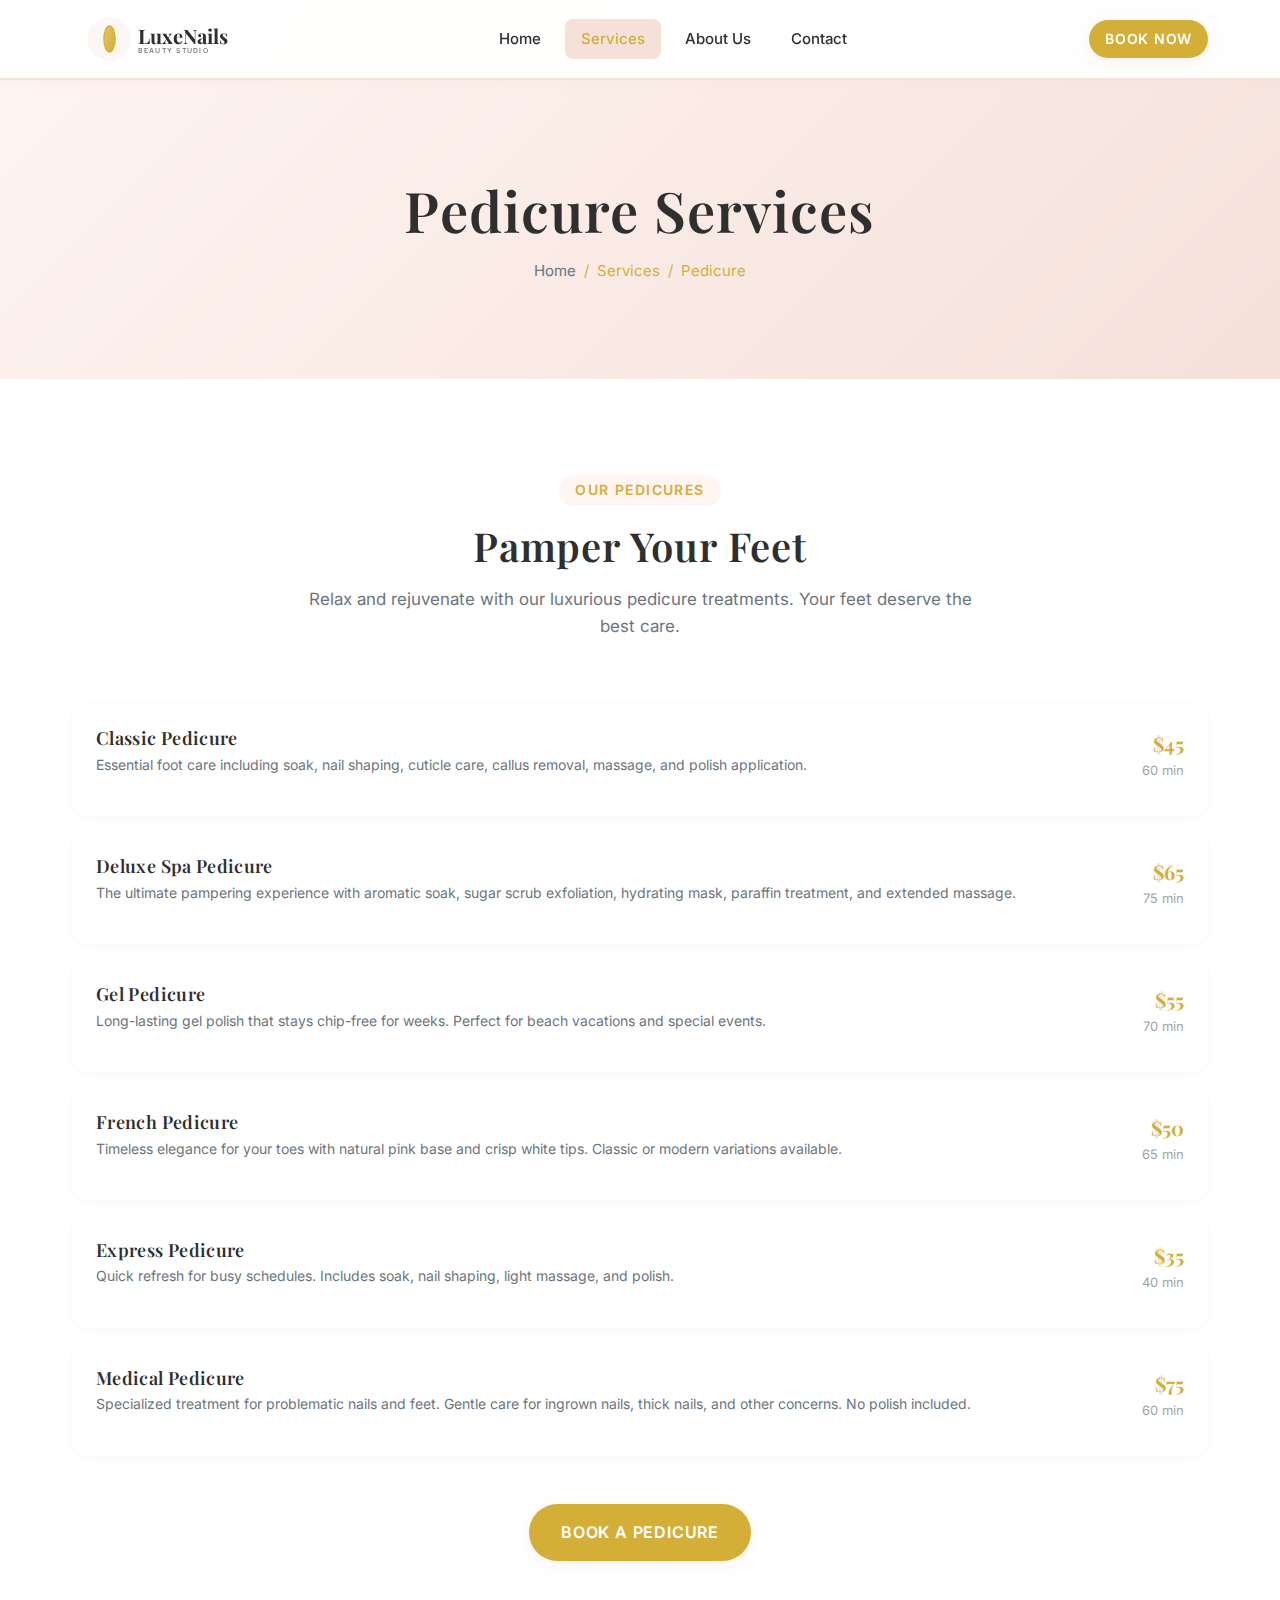
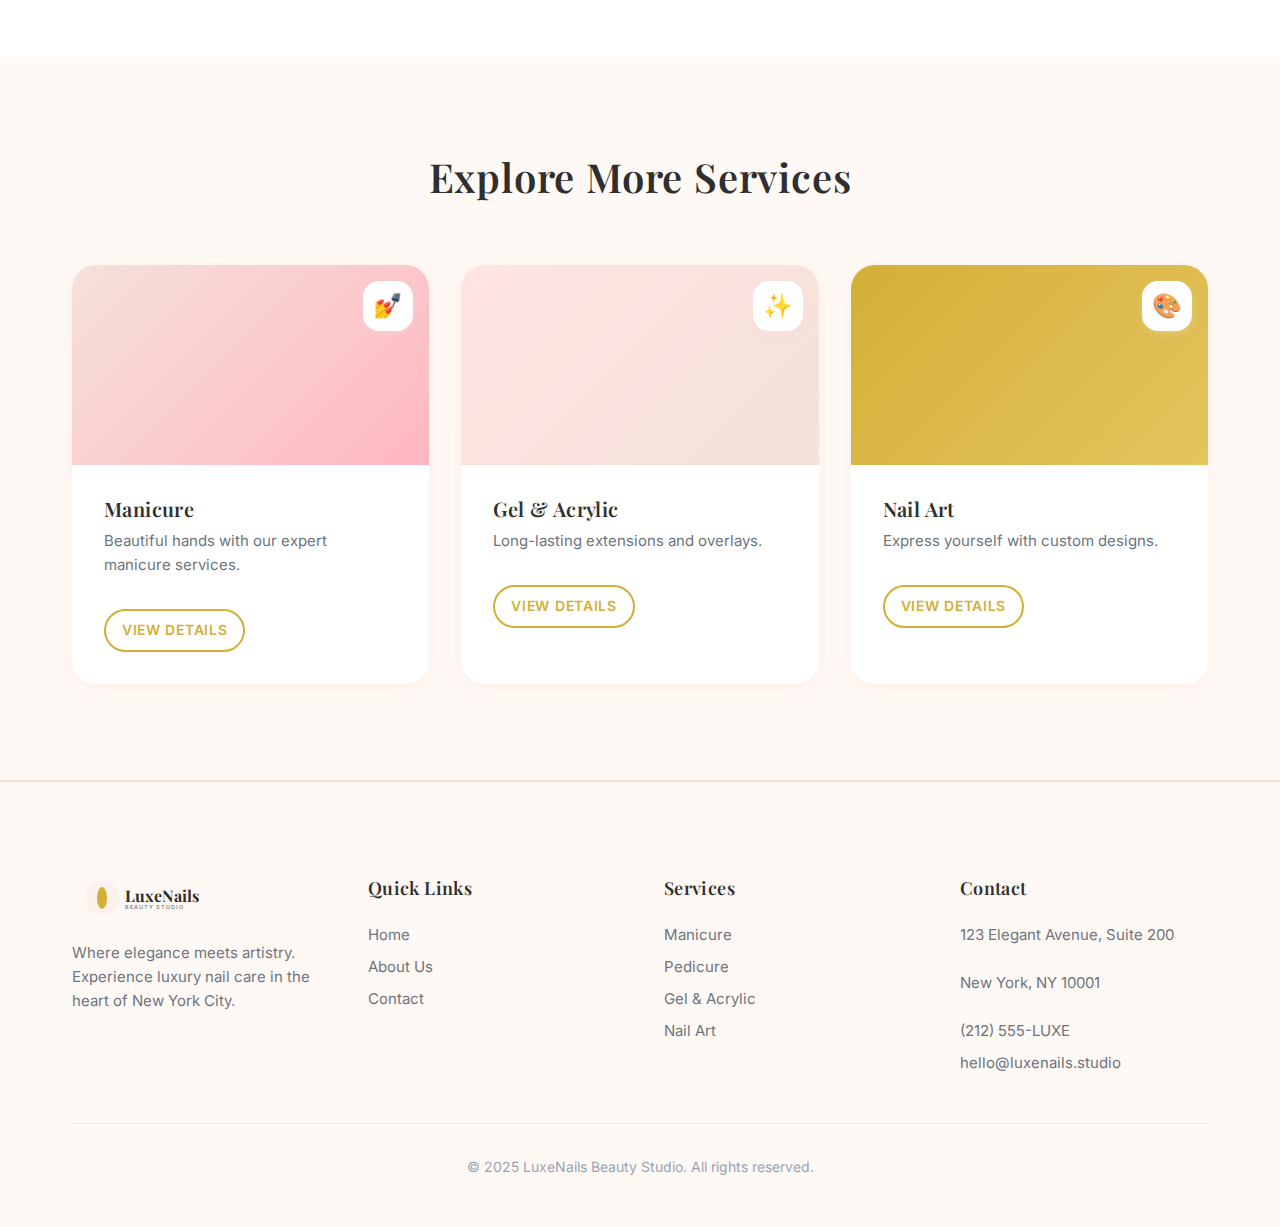
<file: services/pedicure.html>
<!DOCTYPE html>
<html lang="en">
<head>
  <meta charset="UTF-8">
  <meta name="viewport" content="width=device-width, initial-scale=1.0">
  <meta name="description" content="Luxurious pedicure services at LuxeNails Beauty Studio - Classic, Deluxe Spa, Gel, and Medical pedicures in New York City.">
  <title>Pedicure Services - LuxeNails Beauty Studio</title>

  <!-- Fonts -->
  <link rel="preconnect" href="https://fonts.googleapis.com">
  <link rel="preconnect" href="https://fonts.gstatic.com" crossorigin>
  <link href="https://fonts.googleapis.com/css2?family=Inter:wght@400;500;600;700&family=Playfair+Display:wght@400;500;600;700&display=swap" rel="stylesheet">

  <!-- Styles -->
  <link rel="stylesheet" href="../css/styles.css">

  <!-- Favicon -->
  <link rel="icon" type="image/svg+xml" href="../images/favicon.svg">
</head>
<body>
  <!-- Header -->
  <header class="header">
    <div class="container header__inner">
      <a href="../index.html" class="logo" aria-label="LuxeNails Beauty Studio Home">
        <svg width="200" height="50" viewBox="0 0 280 80" fill="none" xmlns="http://www.w3.org/2000/svg">
          <circle cx="40" cy="40" r="35" fill="#F5E1DA" opacity="0.3"/>
          <ellipse cx="40" cy="40" rx="10" ry="22" fill="#D4AF37"/>
          <ellipse cx="40" cy="40" rx="8" ry="20" fill="url(#shine-gradient)"/>
          <text x="85" y="48" font-family="'Playfair Display', Georgia, serif" font-size="32" font-weight="700" fill="#2F2F2F">LuxeNails</text>
          <text x="85" y="62" font-family="'Inter', sans-serif" font-size="11" font-weight="500" fill="#6C757D" letter-spacing="2">BEAUTY STUDIO</text>
          <defs>
            <linearGradient id="shine-gradient" x1="0%" y1="0%" x2="100%" y2="100%">
              <stop offset="0%" style="stop-color:#E5C45E" />
              <stop offset="100%" style="stop-color:#D4AF37" />
            </linearGradient>
          </defs>
        </svg>
      </a>

      <nav class="nav" aria-label="Main navigation">
        <ul class="nav__list">
          <li class="nav__item"><a href="../index.html" class="nav__link">Home</a></li>
          <li class="nav__item nav__item--has-dropdown">
            <a href="#" class="nav__link nav__link--active">Services</a>
            <ul class="nav__dropdown">
              <li><a href="manicure.html" class="nav__link">Manicure</a></li>
              <li><a href="pedicure.html" class="nav__link nav__link--active">Pedicure</a></li>
              <li><a href="gel-acrylic.html" class="nav__link">Gel & Acrylic</a></li>
              <li><a href="nail-art.html" class="nav__link">Nail Art</a></li>
            </ul>
          </li>
          <li class="nav__item"><a href="../about.html" class="nav__link">About Us</a></li>
          <li class="nav__item"><a href="../contact.html" class="nav__link">Contact</a></li>
        </ul>
      </nav>

      <a href="../contact.html#booking" class="btn btn--primary btn--small btn--header">Book Now</a>

      <button class="menu-toggle" aria-label="Toggle menu" aria-expanded="false">
        <span></span><span></span><span></span>
      </button>
    </div>
  </header>

  <main>
    <!-- Page Header -->
    <section class="page-header">
      <div class="container">
        <h1 class="page-header__title">Pedicure Services</h1>
        <nav class="page-header__breadcrumb" aria-label="Breadcrumb">
          <a href="../index.html">Home</a>
          <span>/</span>
          <span>Services</span>
          <span>/</span>
          <span>Pedicure</span>
        </nav>
      </div>
    </section>

    <!-- Services List -->
    <section class="section">
      <div class="container">
        <div class="section-header">
          <span class="section-header__subtitle">Our Pedicures</span>
          <h2 class="section-header__title">Pamper Your Feet</h2>
          <p class="section-header__description">Relax and rejuvenate with our luxurious pedicure treatments. Your feet deserve the best care.</p>
        </div>

        <div class="service-list">
          <div class="service-item">
            <div class="service-item__info">
              <h3 class="service-item__name">Classic Pedicure</h3>
              <p class="service-item__description">Essential foot care including soak, nail shaping, cuticle care, callus removal, massage, and polish application.</p>
            </div>
            <div class="service-item__details">
              <div class="service-item__price">$45</div>
              <div class="service-item__duration">60 min</div>
            </div>
          </div>

          <div class="service-item">
            <div class="service-item__info">
              <h3 class="service-item__name">Deluxe Spa Pedicure</h3>
              <p class="service-item__description">The ultimate pampering experience with aromatic soak, sugar scrub exfoliation, hydrating mask, paraffin treatment, and extended massage.</p>
            </div>
            <div class="service-item__details">
              <div class="service-item__price">$65</div>
              <div class="service-item__duration">75 min</div>
            </div>
          </div>

          <div class="service-item">
            <div class="service-item__info">
              <h3 class="service-item__name">Gel Pedicure</h3>
              <p class="service-item__description">Long-lasting gel polish that stays chip-free for weeks. Perfect for beach vacations and special events.</p>
            </div>
            <div class="service-item__details">
              <div class="service-item__price">$55</div>
              <div class="service-item__duration">70 min</div>
            </div>
          </div>

          <div class="service-item">
            <div class="service-item__info">
              <h3 class="service-item__name">French Pedicure</h3>
              <p class="service-item__description">Timeless elegance for your toes with natural pink base and crisp white tips. Classic or modern variations available.</p>
            </div>
            <div class="service-item__details">
              <div class="service-item__price">$50</div>
              <div class="service-item__duration">65 min</div>
            </div>
          </div>

          <div class="service-item">
            <div class="service-item__info">
              <h3 class="service-item__name">Express Pedicure</h3>
              <p class="service-item__description">Quick refresh for busy schedules. Includes soak, nail shaping, light massage, and polish.</p>
            </div>
            <div class="service-item__details">
              <div class="service-item__price">$35</div>
              <div class="service-item__duration">40 min</div>
            </div>
          </div>

          <div class="service-item">
            <div class="service-item__info">
              <h3 class="service-item__name">Medical Pedicure</h3>
              <p class="service-item__description">Specialized treatment for problematic nails and feet. Gentle care for ingrown nails, thick nails, and other concerns. No polish included.</p>
            </div>
            <div class="service-item__details">
              <div class="service-item__price">$75</div>
              <div class="service-item__duration">60 min</div>
            </div>
          </div>
        </div>

        <div class="text-center mt-3">
          <a href="../contact.html#booking" class="btn btn--primary">Book a Pedicure</a>
        </div>
      </div>
    </section>

    <!-- Other Services -->
    <section class="section section--alt">
      <div class="container">
        <div class="section-header">
          <h2 class="section-header__title">Explore More Services</h2>
        </div>
        <div class="services-grid">
          <article class="service-card">
            <div class="service-card__image" style="background: linear-gradient(135deg, #F5E1DA 0%, #FFB6C1 100%);">
              <span class="service-card__icon">&#128133;</span>
            </div>
            <div class="service-card__content">
              <h3 class="service-card__title">Manicure</h3>
              <p class="service-card__description">Beautiful hands with our expert manicure services.</p>
              <a href="manicure.html" class="btn btn--secondary btn--small mt-1">View Details</a>
            </div>
          </article>

          <article class="service-card">
            <div class="service-card__image" style="background: linear-gradient(135deg, #FFE4E1 0%, #F5E1DA 100%);">
              <span class="service-card__icon">&#10024;</span>
            </div>
            <div class="service-card__content">
              <h3 class="service-card__title">Gel & Acrylic</h3>
              <p class="service-card__description">Long-lasting extensions and overlays.</p>
              <a href="gel-acrylic.html" class="btn btn--secondary btn--small mt-1">View Details</a>
            </div>
          </article>

          <article class="service-card">
            <div class="service-card__image" style="background: linear-gradient(135deg, #D4AF37 0%, #E5C45E 100%);">
              <span class="service-card__icon">&#127912;</span>
            </div>
            <div class="service-card__content">
              <h3 class="service-card__title">Nail Art</h3>
              <p class="service-card__description">Express yourself with custom designs.</p>
              <a href="nail-art.html" class="btn btn--secondary btn--small mt-1">View Details</a>
            </div>
          </article>
        </div>
      </div>
    </section>
  </main>

  <!-- Footer -->
  <footer class="footer">
    <div class="container">
      <div class="footer__grid">
        <div class="footer__brand">
          <div class="footer__logo">
            <svg width="160" height="40" viewBox="0 0 280 80" fill="none" xmlns="http://www.w3.org/2000/svg">
              <circle cx="40" cy="40" r="35" fill="#F5E1DA" opacity="0.3"/>
              <ellipse cx="40" cy="40" rx="10" ry="22" fill="#D4AF37"/>
              <text x="85" y="48" font-family="'Playfair Display', Georgia, serif" font-size="32" font-weight="700" fill="#2F2F2F">LuxeNails</text>
              <text x="85" y="62" font-family="'Inter', sans-serif" font-size="11" font-weight="500" fill="#6C757D" letter-spacing="2">BEAUTY STUDIO</text>
            </svg>
          </div>
          <p class="footer__description">Where elegance meets artistry. Experience luxury nail care in the heart of New York City.</p>
        </div>

        <div class="footer__column">
          <h4 class="footer__title">Quick Links</h4>
          <nav class="footer__links">
            <a href="../index.html" class="footer__link">Home</a>
            <a href="../about.html" class="footer__link">About Us</a>
            <a href="../contact.html" class="footer__link">Contact</a>
          </nav>
        </div>

        <div class="footer__column">
          <h4 class="footer__title">Services</h4>
          <nav class="footer__links">
            <a href="manicure.html" class="footer__link">Manicure</a>
            <a href="pedicure.html" class="footer__link">Pedicure</a>
            <a href="gel-acrylic.html" class="footer__link">Gel & Acrylic</a>
            <a href="nail-art.html" class="footer__link">Nail Art</a>
          </nav>
        </div>

        <div class="footer__column">
          <h4 class="footer__title">Contact</h4>
          <div class="footer__links">
            <p class="footer__link">123 Elegant Avenue, Suite 200</p>
            <p class="footer__link">New York, NY 10001</p>
            <a href="tel:+12125555893" class="footer__link">(212) 555-LUXE</a>
            <a href="mailto:hello@luxenails.studio" class="footer__link">hello@luxenails.studio</a>
          </div>
        </div>
      </div>

      <div class="footer__bottom">
        <p>&copy; 2025 LuxeNails Beauty Studio. All rights reserved.</p>
      </div>
    </div>
  </footer>

  <script src="../js/main.js"></script>
</body>
</html>
</file>
<file: css/styles.css>
/**
 * LuxeNails Beauty Studio - Main Stylesheet
 * GitHub Pages Static Version
 */

/* ========================================
   CSS RESET & BASE
   ======================================== */
*, *::before, *::after {
  box-sizing: border-box;
  margin: 0;
  padding: 0;
}

html {
  scroll-behavior: smooth;
  font-size: 16px;
}

body {
  font-family: 'Inter', -apple-system, BlinkMacSystemFont, 'Segoe UI', Roboto, sans-serif;
  line-height: 1.6;
  color: #2F2F2F;
  background-color: #FFFFFF;
  -webkit-font-smoothing: antialiased;
  -moz-osx-font-smoothing: grayscale;
}

img {
  max-width: 100%;
  height: auto;
  display: block;
}

a {
  color: inherit;
  text-decoration: none;
}

ul, ol {
  list-style: none;
}

/* ========================================
   DESIGN TOKENS
   ======================================== */
:root {
  /* Colors - Nail Salon Palette */
  --color-primary: #F5E1DA;
  --color-primary-dark: #E5C8BE;
  --color-primary-light: #FFF5F2;
  --color-accent: #D4AF37;
  --color-accent-dark: #B8962F;
  --color-accent-light: #E5C45E;
  --color-secondary: #FFB6C1;
  --color-tertiary: #E6E6FA;
  --color-white: #FFFFFF;
  --color-bg-secondary: #FFF9F5;
  --color-text: #2F2F2F;
  --color-text-light: #6C757D;
  --color-text-muted: #9CA3AF;

  /* Typography */
  --font-heading: 'Playfair Display', Georgia, serif;
  --font-body: 'Inter', -apple-system, BlinkMacSystemFont, sans-serif;

  /* Spacing */
  --spacing-xs: 0.25rem;
  --spacing-sm: 0.5rem;
  --spacing-md: 1rem;
  --spacing-lg: 1.5rem;
  --spacing-xl: 2rem;
  --spacing-2xl: 3rem;
  --spacing-3xl: 4rem;
  --spacing-4xl: 6rem;

  /* Border Radius */
  --radius-sm: 0.5rem;
  --radius-md: 1rem;
  --radius-lg: 1.5rem;
  --radius-xl: 2rem;
  --radius-full: 9999px;

  /* Shadows */
  --shadow-sm: 0 2px 8px rgba(245, 225, 218, 0.3);
  --shadow-md: 0 4px 16px rgba(245, 225, 218, 0.4);
  --shadow-lg: 0 8px 32px rgba(212, 175, 55, 0.2);
  --shadow-xl: 0 12px 48px rgba(212, 175, 55, 0.25);

  /* Transitions */
  --transition-fast: 0.2s ease;
  --transition-base: 0.3s ease;
  --transition-slow: 0.4s ease;

  /* Layout */
  --container-max: 1200px;
  --header-height: 80px;
}

/* ========================================
   TYPOGRAPHY
   ======================================== */
h1, h2, h3, h4, h5, h6 {
  font-family: var(--font-heading);
  font-weight: 600;
  line-height: 1.2;
  color: var(--color-text);
  letter-spacing: 0.02em;
}

h1 { font-size: clamp(2.5rem, 5vw, 3.5rem); }
h2 { font-size: clamp(2rem, 4vw, 2.5rem); }
h3 { font-size: clamp(1.5rem, 3vw, 1.875rem); }
h4 { font-size: 1.25rem; }

p {
  margin-bottom: var(--spacing-md);
}

.text-center { text-align: center; }
.text-accent { color: var(--color-accent); }
.text-muted { color: var(--color-text-muted); }

/* ========================================
   LAYOUT
   ======================================== */
.container {
  width: 100%;
  max-width: var(--container-max);
  margin: 0 auto;
  padding: 0 var(--spacing-xl);
}

.section {
  padding: var(--spacing-4xl) 0;
}

.section--alt {
  background-color: var(--color-bg-secondary);
}

.section--primary {
  background-color: var(--color-primary-light);
}

/* ========================================
   HEADER
   ======================================== */
.header {
  position: fixed;
  top: 0;
  left: 0;
  right: 0;
  height: var(--header-height);
  background: rgba(255, 255, 255, 0.95);
  backdrop-filter: blur(20px);
  -webkit-backdrop-filter: blur(20px);
  border-bottom: 2px solid var(--color-primary);
  box-shadow: var(--shadow-sm);
  z-index: 1000;
  transition: var(--transition-base);
}

.header__inner {
  display: flex;
  align-items: center;
  justify-content: space-between;
  height: 100%;
  gap: var(--spacing-xl);
}

.logo {
  display: flex;
  align-items: center;
  flex-shrink: 0;
}

.logo svg,
.logo img {
  height: 50px;
  width: auto;
}

/* Navigation */
.nav {
  display: flex;
  align-items: center;
}

.nav__list {
  display: flex;
  align-items: center;
  gap: var(--spacing-sm);
}

.nav__item {
  position: relative;
}

.nav__link {
  display: block;
  padding: var(--spacing-sm) var(--spacing-md);
  font-weight: 500;
  font-size: 0.9375rem;
  border-radius: var(--radius-sm);
  transition: var(--transition-fast);
}

.nav__link:hover,
.nav__link--active {
  background: var(--color-primary);
  color: var(--color-accent);
}

/* Dropdown */
.nav__dropdown {
  display: none;
  position: absolute;
  top: 100%;
  left: 0;
  background: var(--color-white);
  border: 1px solid var(--color-primary);
  border-radius: var(--radius-sm);
  box-shadow: var(--shadow-md);
  min-width: 200px;
  padding: var(--spacing-sm) 0;
  z-index: 100;
}

.nav__item:hover .nav__dropdown {
  display: block;
}

.nav__dropdown .nav__link {
  border-radius: 0;
  padding: var(--spacing-sm) var(--spacing-lg);
}

/* Mobile Menu Toggle */
.menu-toggle {
  display: none;
  flex-direction: column;
  gap: 5px;
  padding: var(--spacing-sm);
  background: none;
  border: none;
  cursor: pointer;
}

.menu-toggle span {
  width: 25px;
  height: 2px;
  background: var(--color-text);
  border-radius: 2px;
  transition: var(--transition-fast);
}

.menu-toggle.active span:nth-child(1) {
  transform: rotate(45deg) translate(5px, 5px);
}

.menu-toggle.active span:nth-child(2) {
  opacity: 0;
}

.menu-toggle.active span:nth-child(3) {
  transform: rotate(-45deg) translate(5px, -5px);
}

/* Book Now Button in Header */
.btn--header {
  margin-left: var(--spacing-md);
}

/* ========================================
   BUTTONS
   ======================================== */
.btn {
  display: inline-flex;
  align-items: center;
  justify-content: center;
  gap: var(--spacing-sm);
  padding: var(--spacing-md) var(--spacing-xl);
  font-family: var(--font-body);
  font-size: 1rem;
  font-weight: 600;
  text-transform: uppercase;
  letter-spacing: 0.05em;
  border: none;
  border-radius: var(--radius-xl);
  cursor: pointer;
  transition: var(--transition-base);
}

.btn--primary {
  background: var(--color-accent);
  color: var(--color-white);
  box-shadow: var(--shadow-md);
}

.btn--primary:hover {
  background: var(--color-accent-dark);
  transform: translateY(-2px);
  box-shadow: var(--shadow-lg);
}

.btn--secondary {
  background: transparent;
  color: var(--color-accent);
  border: 2px solid var(--color-accent);
}

.btn--secondary:hover {
  background: var(--color-accent);
  color: var(--color-white);
}

.btn--white {
  background: var(--color-white);
  color: var(--color-accent);
}

.btn--white:hover {
  background: var(--color-primary-light);
  transform: translateY(-2px);
}

.btn--small {
  padding: var(--spacing-sm) var(--spacing-md);
  font-size: 0.875rem;
}

/* ========================================
   HERO SECTION
   ======================================== */
.hero {
  position: relative;
  min-height: 90vh;
  display: flex;
  align-items: center;
  padding-top: var(--header-height);
  background: linear-gradient(135deg, var(--color-primary-light) 0%, var(--color-primary) 100%);
  overflow: hidden;
}

.hero::before {
  content: '';
  position: absolute;
  top: 0;
  left: 0;
  right: 0;
  bottom: 0;
  background: url("data:image/svg+xml,%3Csvg width='60' height='60' viewBox='0 0 60 60' xmlns='http://www.w3.org/2000/svg'%3E%3Cg fill='none' fill-rule='evenodd'%3E%3Cg fill='%23D4AF37' fill-opacity='0.05'%3E%3Cpath d='M36 34v-4h-2v4h-4v2h4v4h2v-4h4v-2h-4zm0-30V0h-2v4h-4v2h4v4h2V6h4V4h-4zM6 34v-4H4v4H0v2h4v4h2v-4h4v-2H6zM6 4V0H4v4H0v2h4v4h2V6h4V4H6z'/%3E%3C/g%3E%3C/g%3E%3C/svg%3E");
  pointer-events: none;
}

.hero__content {
  position: relative;
  z-index: 1;
  max-width: 700px;
}

.hero__tagline {
  display: inline-block;
  padding: var(--spacing-sm) var(--spacing-md);
  background: rgba(212, 175, 55, 0.1);
  border-radius: var(--radius-full);
  font-size: 0.875rem;
  font-weight: 600;
  color: var(--color-accent);
  text-transform: uppercase;
  letter-spacing: 0.1em;
  margin-bottom: var(--spacing-lg);
}

.hero__title {
  margin-bottom: var(--spacing-lg);
}

.hero__subtitle {
  font-size: 1.25rem;
  color: var(--color-text-light);
  margin-bottom: var(--spacing-2xl);
  max-width: 500px;
}

.hero__buttons {
  display: flex;
  gap: var(--spacing-md);
  flex-wrap: wrap;
}

.hero__decoration {
  position: absolute;
  right: -100px;
  bottom: -100px;
  width: 600px;
  height: 600px;
  background: radial-gradient(circle, var(--color-accent) 0%, transparent 70%);
  opacity: 0.1;
  border-radius: 50%;
}

/* ========================================
   SERVICE CARDS
   ======================================== */
.services-grid {
  display: grid;
  grid-template-columns: repeat(auto-fit, minmax(280px, 1fr));
  gap: var(--spacing-xl);
}

.service-card {
  background: var(--color-white);
  border-radius: var(--radius-lg);
  overflow: hidden;
  box-shadow: var(--shadow-md);
  transition: var(--transition-base);
}

.service-card:hover {
  transform: translateY(-8px);
  box-shadow: var(--shadow-xl);
}

.service-card__image {
  position: relative;
  height: 200px;
  overflow: hidden;
}

.service-card__image img {
  width: 100%;
  height: 100%;
  object-fit: cover;
  transition: transform var(--transition-slow);
}

.service-card:hover .service-card__image img {
  transform: scale(1.1);
}

.service-card__icon {
  position: absolute;
  top: var(--spacing-md);
  right: var(--spacing-md);
  width: 50px;
  height: 50px;
  background: var(--color-white);
  border-radius: var(--radius-md);
  display: flex;
  align-items: center;
  justify-content: center;
  font-size: 1.5rem;
  box-shadow: var(--shadow-sm);
}

.service-card__content {
  padding: var(--spacing-xl);
}

.service-card__title {
  font-size: 1.25rem;
  margin-bottom: var(--spacing-sm);
}

.service-card__description {
  color: var(--color-text-light);
  font-size: 0.9375rem;
  margin-bottom: var(--spacing-md);
}

.service-card__price {
  display: flex;
  align-items: center;
  gap: var(--spacing-md);
  padding-top: var(--spacing-md);
  border-top: 1px solid var(--color-primary);
}

.service-card__price-value {
  font-family: var(--font-heading);
  font-size: 1.5rem;
  font-weight: 700;
  color: var(--color-accent);
}

.service-card__duration {
  font-size: 0.875rem;
  color: var(--color-text-muted);
}

/* ========================================
   FEATURES / WHY CHOOSE US
   ======================================== */
.features-grid {
  display: grid;
  grid-template-columns: repeat(auto-fit, minmax(250px, 1fr));
  gap: var(--spacing-2xl);
}

.feature {
  text-align: center;
  padding: var(--spacing-xl);
}

.feature__icon {
  width: 80px;
  height: 80px;
  margin: 0 auto var(--spacing-lg);
  background: linear-gradient(135deg, var(--color-primary) 0%, var(--color-primary-light) 100%);
  border-radius: var(--radius-lg);
  display: flex;
  align-items: center;
  justify-content: center;
  font-size: 2rem;
  box-shadow: var(--shadow-md);
}

.feature__title {
  font-size: 1.25rem;
  margin-bottom: var(--spacing-sm);
}

.feature__description {
  color: var(--color-text-light);
  font-size: 0.9375rem;
}

/* ========================================
   TESTIMONIALS
   ======================================== */
.testimonials-grid {
  display: grid;
  grid-template-columns: repeat(auto-fit, minmax(300px, 1fr));
  gap: var(--spacing-xl);
}

.testimonial {
  background: var(--color-white);
  padding: var(--spacing-2xl);
  border-radius: var(--radius-lg);
  box-shadow: var(--shadow-md);
  position: relative;
}

.testimonial::before {
  content: '"';
  position: absolute;
  top: var(--spacing-md);
  left: var(--spacing-lg);
  font-family: var(--font-heading);
  font-size: 4rem;
  color: var(--color-accent);
  opacity: 0.3;
  line-height: 1;
}

.testimonial__text {
  font-size: 1.0625rem;
  font-style: italic;
  color: var(--color-text-light);
  margin-bottom: var(--spacing-lg);
  position: relative;
  z-index: 1;
}

.testimonial__author {
  display: flex;
  align-items: center;
  gap: var(--spacing-md);
}

.testimonial__avatar {
  width: 50px;
  height: 50px;
  border-radius: 50%;
  background: var(--color-primary);
  display: flex;
  align-items: center;
  justify-content: center;
  font-weight: 600;
  color: var(--color-accent);
}

.testimonial__name {
  font-weight: 600;
}

.testimonial__role {
  font-size: 0.875rem;
  color: var(--color-text-muted);
}

.testimonial__stars {
  color: var(--color-accent);
  font-size: 0.875rem;
  letter-spacing: 2px;
}

/* ========================================
   SERVICE LIST
   ======================================== */
.service-list {
  display: flex;
  flex-direction: column;
  gap: var(--spacing-md);
}

.service-item {
  display: flex;
  justify-content: space-between;
  align-items: flex-start;
  padding: var(--spacing-lg);
  background: var(--color-white);
  border-radius: var(--radius-md);
  box-shadow: var(--shadow-sm);
  transition: var(--transition-fast);
}

.service-item:hover {
  box-shadow: var(--shadow-md);
}

.service-item__info {
  flex: 1;
}

.service-item__name {
  font-family: var(--font-heading);
  font-size: 1.125rem;
  font-weight: 600;
  margin-bottom: var(--spacing-xs);
}

.service-item__description {
  font-size: 0.875rem;
  color: var(--color-text-light);
}

.service-item__details {
  text-align: right;
  flex-shrink: 0;
  margin-left: var(--spacing-lg);
}

.service-item__price {
  font-family: var(--font-heading);
  font-size: 1.25rem;
  font-weight: 700;
  color: var(--color-accent);
}

.service-item__duration {
  font-size: 0.8125rem;
  color: var(--color-text-muted);
}

/* ========================================
   CONTACT INFO
   ======================================== */
.contact-grid {
  display: grid;
  grid-template-columns: repeat(auto-fit, minmax(300px, 1fr));
  gap: var(--spacing-2xl);
}

.contact-info {
  background: var(--color-white);
  padding: var(--spacing-2xl);
  border-radius: var(--radius-lg);
  box-shadow: var(--shadow-md);
}

.contact-info__item {
  display: flex;
  gap: var(--spacing-md);
  margin-bottom: var(--spacing-xl);
}

.contact-info__item:last-child {
  margin-bottom: 0;
}

.contact-info__icon {
  width: 50px;
  height: 50px;
  background: var(--color-primary-light);
  border-radius: var(--radius-md);
  display: flex;
  align-items: center;
  justify-content: center;
  font-size: 1.25rem;
  flex-shrink: 0;
}

.contact-info__label {
  font-size: 0.875rem;
  color: var(--color-text-muted);
  margin-bottom: var(--spacing-xs);
}

.contact-info__value {
  font-weight: 600;
}

.hours-table {
  width: 100%;
}

.hours-table tr {
  display: flex;
  justify-content: space-between;
  padding: var(--spacing-sm) 0;
  border-bottom: 1px solid var(--color-primary);
}

.hours-table tr:last-child {
  border-bottom: none;
}

.hours-table td:first-child {
  font-weight: 500;
}

.hours-table td:last-child {
  color: var(--color-text-light);
}

/* ========================================
   BLOG CARDS
   ======================================== */
.blog-grid {
  display: grid;
  grid-template-columns: repeat(auto-fit, minmax(300px, 1fr));
  gap: var(--spacing-xl);
}

.blog-card {
  background: var(--color-white);
  border-radius: var(--radius-lg);
  overflow: hidden;
  box-shadow: var(--shadow-md);
  transition: var(--transition-base);
}

.blog-card:hover {
  transform: translateY(-4px);
  box-shadow: var(--shadow-lg);
}

.blog-card__image {
  height: 200px;
  background: var(--color-primary);
  display: flex;
  align-items: center;
  justify-content: center;
  font-size: 3rem;
}

.blog-card__content {
  padding: var(--spacing-xl);
}

.blog-card__date {
  font-size: 0.8125rem;
  color: var(--color-text-muted);
  margin-bottom: var(--spacing-sm);
}

.blog-card__title {
  font-size: 1.125rem;
  margin-bottom: var(--spacing-sm);
  transition: color var(--transition-fast);
}

.blog-card:hover .blog-card__title {
  color: var(--color-accent);
}

.blog-card__excerpt {
  font-size: 0.9375rem;
  color: var(--color-text-light);
}

/* ========================================
   CTA SECTION
   ======================================== */
.cta {
  background: linear-gradient(135deg, var(--color-accent) 0%, var(--color-accent-dark) 100%);
  color: var(--color-white);
  text-align: center;
  padding: var(--spacing-4xl) 0;
}

.cta__title {
  color: var(--color-white);
  margin-bottom: var(--spacing-md);
}

.cta__text {
  font-size: 1.125rem;
  opacity: 0.9;
  margin-bottom: var(--spacing-2xl);
  max-width: 600px;
  margin-left: auto;
  margin-right: auto;
}

/* ========================================
   FOOTER
   ======================================== */
.footer {
  background: var(--color-bg-secondary);
  border-top: 2px solid var(--color-primary);
  padding: var(--spacing-4xl) 0 var(--spacing-xl);
}

.footer__grid {
  display: grid;
  grid-template-columns: repeat(auto-fit, minmax(200px, 1fr));
  gap: var(--spacing-2xl);
  margin-bottom: var(--spacing-2xl);
}

.footer__brand {
  max-width: 300px;
}

.footer__logo {
  margin-bottom: var(--spacing-md);
}

.footer__logo svg,
.footer__logo img {
  height: 40px;
  width: auto;
}

.footer__description {
  font-size: 0.9375rem;
  color: var(--color-text-light);
}

.footer__title {
  font-family: var(--font-heading);
  font-size: 1.125rem;
  margin-bottom: var(--spacing-lg);
  color: var(--color-text);
}

.footer__links {
  display: flex;
  flex-direction: column;
  gap: var(--spacing-sm);
}

.footer__link {
  font-size: 0.9375rem;
  color: var(--color-text-light);
  transition: color var(--transition-fast);
}

.footer__link:hover {
  color: var(--color-accent);
}

.footer__social {
  display: flex;
  gap: var(--spacing-md);
}

.footer__social-link {
  width: 40px;
  height: 40px;
  background: var(--color-primary);
  border-radius: var(--radius-md);
  display: flex;
  align-items: center;
  justify-content: center;
  font-size: 1.125rem;
  transition: var(--transition-fast);
}

.footer__social-link:hover {
  background: var(--color-accent);
  color: var(--color-white);
}

.footer__bottom {
  padding-top: var(--spacing-xl);
  border-top: 1px solid var(--color-primary);
  text-align: center;
  font-size: 0.875rem;
  color: var(--color-text-muted);
}

/* ========================================
   PAGE HEADER
   ======================================== */
.page-header {
  background: linear-gradient(135deg, var(--color-primary-light) 0%, var(--color-primary) 100%);
  padding: calc(var(--header-height) + var(--spacing-4xl)) 0 var(--spacing-4xl);
  text-align: center;
}

.page-header__title {
  margin-bottom: var(--spacing-md);
}

.page-header__breadcrumb {
  display: flex;
  justify-content: center;
  gap: var(--spacing-sm);
  font-size: 0.9375rem;
  color: var(--color-text-light);
}

.page-header__breadcrumb a:hover {
  color: var(--color-accent);
}

.page-header__breadcrumb span {
  color: var(--color-accent);
}

/* ========================================
   CONTENT
   ======================================== */
.content {
  max-width: 800px;
  margin: 0 auto;
}

.content h2 {
  margin-top: var(--spacing-2xl);
  margin-bottom: var(--spacing-md);
}

.content h3 {
  margin-top: var(--spacing-xl);
  margin-bottom: var(--spacing-sm);
}

.content p {
  margin-bottom: var(--spacing-md);
}

.content ul, .content ol {
  margin-bottom: var(--spacing-md);
  padding-left: var(--spacing-xl);
}

.content ul {
  list-style: disc;
}

.content ol {
  list-style: decimal;
}

.content li {
  margin-bottom: var(--spacing-sm);
}

/* ========================================
   SECTION HEADERS
   ======================================== */
.section-header {
  text-align: center;
  max-width: 700px;
  margin: 0 auto var(--spacing-3xl);
}

.section-header__subtitle {
  display: inline-block;
  padding: var(--spacing-xs) var(--spacing-md);
  background: var(--color-primary-light);
  border-radius: var(--radius-full);
  font-size: 0.875rem;
  font-weight: 600;
  color: var(--color-accent);
  text-transform: uppercase;
  letter-spacing: 0.1em;
  margin-bottom: var(--spacing-md);
}

.section-header__title {
  margin-bottom: var(--spacing-md);
}

.section-header__description {
  color: var(--color-text-light);
  font-size: 1.0625rem;
}

/* ========================================
   UTILITIES
   ======================================== */
.mt-0 { margin-top: 0; }
.mt-1 { margin-top: var(--spacing-md); }
.mt-2 { margin-top: var(--spacing-xl); }
.mt-3 { margin-top: var(--spacing-2xl); }
.mb-0 { margin-bottom: 0; }
.mb-1 { margin-bottom: var(--spacing-md); }
.mb-2 { margin-bottom: var(--spacing-xl); }
.mb-3 { margin-bottom: var(--spacing-2xl); }

.sr-only {
  position: absolute;
  width: 1px;
  height: 1px;
  padding: 0;
  margin: -1px;
  overflow: hidden;
  clip: rect(0, 0, 0, 0);
  white-space: nowrap;
  border: 0;
}

/* ========================================
   RESPONSIVE
   ======================================== */
@media (max-width: 1024px) {
  .hero__decoration {
    width: 400px;
    height: 400px;
    right: -150px;
    bottom: -150px;
  }
}

@media (max-width: 768px) {
  :root {
    --header-height: 70px;
  }

  .header__inner {
    padding: 0 var(--spacing-md);
  }

  .nav {
    display: none;
    position: absolute;
    top: var(--header-height);
    left: 0;
    right: 0;
    background: var(--color-white);
    border-bottom: 2px solid var(--color-primary);
    box-shadow: var(--shadow-md);
    padding: var(--spacing-md);
  }

  .nav.active {
    display: block;
  }

  .nav__list {
    flex-direction: column;
    align-items: stretch;
    gap: 0;
  }

  .nav__link {
    padding: var(--spacing-md);
    border-radius: var(--radius-sm);
  }

  .nav__dropdown {
    position: static;
    box-shadow: none;
    border: none;
    padding: 0 0 0 var(--spacing-lg);
    display: none;
  }

  .nav__item.open .nav__dropdown {
    display: block;
  }

  .menu-toggle {
    display: flex;
  }

  .btn--header {
    display: none;
  }

  .hero {
    min-height: 70vh;
    text-align: center;
  }

  .hero__content {
    max-width: 100%;
  }

  .hero__subtitle {
    max-width: 100%;
  }

  .hero__buttons {
    justify-content: center;
  }

  .hero__decoration {
    display: none;
  }

  .section {
    padding: var(--spacing-3xl) 0;
  }

  .container {
    padding: 0 var(--spacing-md);
  }

  .service-item {
    flex-direction: column;
    gap: var(--spacing-md);
  }

  .service-item__details {
    text-align: left;
    margin-left: 0;
  }
}

@media (max-width: 480px) {
  .hero__buttons {
    flex-direction: column;
    width: 100%;
  }

  .hero__buttons .btn {
    width: 100%;
  }
}

/* ========================================
   ANIMATIONS
   ======================================== */
@keyframes fadeInUp {
  from {
    opacity: 0;
    transform: translateY(30px);
  }
  to {
    opacity: 1;
    transform: translateY(0);
  }
}

.animate-fade-in-up {
  animation: fadeInUp 0.6s ease forwards;
}

@keyframes pulse {
  0%, 100% {
    transform: scale(1);
  }
  50% {
    transform: scale(1.05);
  }
}

.animate-pulse {
  animation: pulse 2s ease-in-out infinite;
}

/* Reduced motion */
@media (prefers-reduced-motion: reduce) {
  *,
  *::before,
  *::after {
    animation-duration: 0.01ms !important;
    animation-iteration-count: 1 !important;
    transition-duration: 0.01ms !important;
    scroll-behavior: auto !important;
  }
}
</file>
